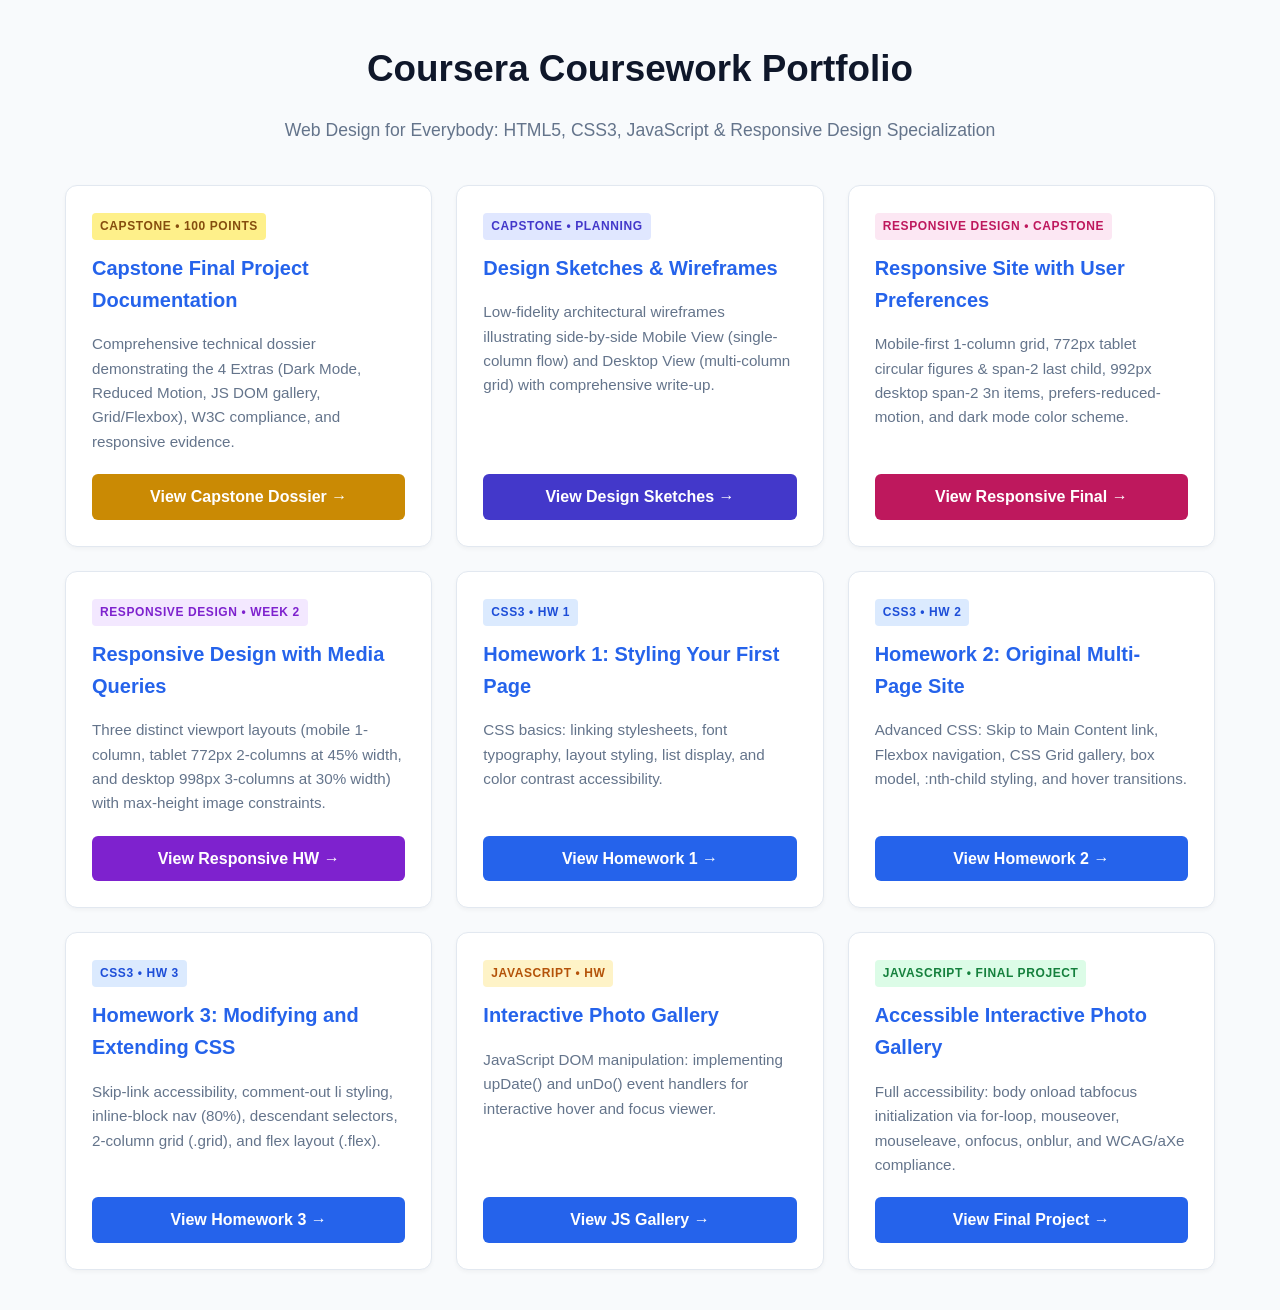
<file: index.html>
﻿<!DOCTYPE html>
<html lang="en">
<head>
  <meta charset="UTF-8">
  <meta name="viewport" content="width=device-width, initial-scale=1.0">
  <title>Coursera Web Development Specialization Portfolio</title>
  <style>
    :root {
      --primary: #2563eb;
      --primary-hover: #1d4ed8;
      --bg: #f8fafc;
      --card-bg: #ffffff;
      --text: #1e293b;
      --text-muted: #64748b;
      --border: #e2e8f0;
    }
    body {
      font-family: -apple-system, BlinkMacSystemFont, 'Segoe UI', Roboto, Helvetica, Arial, sans-serif;
      background-color: var(--bg);
      color: var(--text);
      line-height: 1.6;
      margin: 0;
      padding: 0;
    }
    .container {
      max-width: 1150px;
      margin: 40px auto;
      padding: 0 20px;
    }
    header {
      text-align: center;
      margin-bottom: 40px;
    }
    h1 {
      font-size: 2.3rem;
      color: #0f172a;
      margin-bottom: 10px;
    }
    p.subtitle {
      color: var(--text-muted);
      font-size: 1.1rem;
    }
    .assignments-list {
      display: grid;
      grid-template-columns: repeat(auto-fit, minmax(320px, 1fr));
      gap: 24px;
    }
    .card {
      background: var(--card-bg);
      border: 1px solid var(--border);
      border-radius: 12px;
      padding: 26px;
      box-shadow: 0 2px 4px rgba(0, 0, 0, 0.04);
      display: flex;
      flex-direction: column;
      justify-content: space-between;
      transition: transform 0.2s, box-shadow 0.2s;
    }
    .card:hover {
      transform: translateY(-3px);
      box-shadow: 0 12px 20px -3px rgba(0, 0, 0, 0.08);
    }
    .card h2 {
      margin-top: 0;
      font-size: 1.25rem;
      color: var(--primary);
    }
    .card p {
      color: var(--text-muted);
      margin-bottom: 20px;
      flex-grow: 1;
      font-size: 0.95rem;
    }
    .badge {
      display: inline-block;
      font-size: 0.75rem;
      font-weight: 700;
      text-transform: uppercase;
      letter-spacing: 0.05em;
      padding: 4px 8px;
      border-radius: 4px;
      margin-bottom: 12px;
      width: fit-content;
    }
    .badge-capstone-doc {
      background-color: #fef08a;
      color: #854d0e;
    }
    .badge-sketch {
      background-color: #e0e7ff;
      color: #4338ca;
    }
    .badge-css {
      background-color: #dbeafe;
      color: #1d4ed8;
    }
    .badge-js {
      background-color: #fef3c7;
      color: #b45309;
    }
    .badge-rd {
      background-color: #f3e8ff;
      color: #7e22ce;
    }
    .badge-capstone {
      background-color: #fce7f3;
      color: #be185d;
    }
    .badge-final {
      background-color: #dcfce7;
      color: #15803d;
    }
    .btn {
      display: inline-block;
      text-align: center;
      background-color: var(--primary);
      color: #ffffff;
      padding: 10px 18px;
      border-radius: 6px;
      text-decoration: none;
      font-weight: 600;
      transition: background-color 0.2s;
    }
    .btn:hover {
      background-color: var(--primary-hover);
    }
    .btn-gold {
      background-color: #ca8a04;
    }
    .btn-gold:hover {
      background-color: #a16207;
    }
    .btn-indigo {
      background-color: #4338ca;
    }
    .btn-indigo:hover {
      background-color: #3730a3;
    }
    .btn-pink {
      background-color: #be185d;
    }
    .btn-pink:hover {
      background-color: #9d174d;
    }
    .btn-purple {
      background-color: #7e22ce;
    }
    .btn-purple:hover {
      background-color: #6b21a8;
    }
  </style>
</head>
<body>
  <div class="container">
    <header>
      <h1>Coursera Coursework Portfolio</h1>
      <p class="subtitle">Web Design for Everybody: HTML5, CSS3, JavaScript & Responsive Design Specialization</p>
    </header>

    <main class="assignments-list">
      <!-- Capstone Documentation (100 pts) -->
      <div class="card">
        <div>
          <span class="badge badge-capstone-doc">Capstone • 100 Points</span>
          <h2>Capstone Final Project Documentation</h2>
          <p>Comprehensive technical dossier demonstrating the 4 Extras (Dark Mode, Reduced Motion, JS DOM gallery, Grid/Flexbox), W3C compliance, and responsive evidence.</p>
        </div>
        <a href="capstone-documentation/index.html" class="btn btn-gold">View Capstone Dossier &rarr;</a>
      </div>

      <!-- Design Sketches & Wireframes -->
      <div class="card">
        <div>
          <span class="badge badge-sketch">Capstone • Planning</span>
          <h2>Design Sketches & Wireframes</h2>
          <p>Low-fidelity architectural wireframes illustrating side-by-side Mobile View (single-column flow) and Desktop View (multi-column grid) with comprehensive write-up.</p>
        </div>
        <a href="design-sketches/index.html" class="btn btn-indigo">View Design Sketches &rarr;</a>
      </div>

      <!-- Responsive Design Final Project (Week 4) -->
      <div class="card">
        <div>
          <span class="badge badge-capstone">Responsive Design • Capstone</span>
          <h2>Responsive Site with User Preferences</h2>
          <p>Mobile-first 1-column grid, 772px tablet circular figures & span-2 last child, 992px desktop span-2 3n items, prefers-reduced-motion, and dark mode color scheme.</p>
        </div>
        <a href="responsive-final-project/index.html" class="btn btn-pink">View Responsive Final &rarr;</a>
      </div>

      <!-- Responsive Design HW Week 2 -->
      <div class="card">
        <div>
          <span class="badge badge-rd">Responsive Design • Week 2</span>
          <h2>Responsive Design with Media Queries</h2>
          <p>Three distinct viewport layouts (mobile 1-column, tablet 772px 2-columns at 45% width, and desktop 998px 3-columns at 30% width) with max-height image constraints.</p>
        </div>
        <a href="responsive-homework-week2/index.html" class="btn btn-purple">View Responsive HW &rarr;</a>
      </div>

      <!-- CSS HW 1 -->
      <div class="card">
        <div>
          <span class="badge badge-css">CSS3 • HW 1</span>
          <h2>Homework 1: Styling Your First Page</h2>
          <p>CSS basics: linking stylesheets, font typography, layout styling, list display, and color contrast accessibility.</p>
        </div>
        <a href="css-homework-1/index.html" class="btn">View Homework 1 &rarr;</a>
      </div>

      <!-- CSS HW 2 -->
      <div class="card">
        <div>
          <span class="badge badge-css">CSS3 • HW 2</span>
          <h2>Homework 2: Original Multi-Page Site</h2>
          <p>Advanced CSS: Skip to Main Content link, Flexbox navigation, CSS Grid gallery, box model, :nth-child styling, and hover transitions.</p>
        </div>
        <a href="css-homework-2/index.html" class="btn">View Homework 2 &rarr;</a>
      </div>

      <!-- CSS HW 3 -->
      <div class="card">
        <div>
          <span class="badge badge-css">CSS3 • HW 3</span>
          <h2>Homework 3: Modifying and Extending CSS</h2>
          <p>Skip-link accessibility, comment-out li styling, inline-block nav (80%), descendant selectors, 2-column grid (.grid), and flex layout (.flex).</p>
        </div>
        <a href="css-homework-3/index.html" class="btn">View Homework 3 &rarr;</a>
      </div>

      <!-- JS Gallery HW -->
      <div class="card">
        <div>
          <span class="badge badge-js">JavaScript • HW</span>
          <h2>Interactive Photo Gallery</h2>
          <p>JavaScript DOM manipulation: implementing upDate() and unDo() event handlers for interactive hover and focus viewer.</p>
        </div>
        <a href="js-homework-gallery/index.html" class="btn">View JS Gallery &rarr;</a>
      </div>

      <!-- JS Final Project -->
      <div class="card">
        <div>
          <span class="badge badge-final">JavaScript • Final Project</span>
          <h2>Accessible Interactive Photo Gallery</h2>
          <p>Full accessibility: body onload tabfocus initialization via for-loop, mouseover, mouseleave, onfocus, onblur, and WCAG/aXe compliance.</p>
        </div>
        <a href="js-final-accessible-gallery/index.html" class="btn">View Final Project &rarr;</a>
      </div>
    </main>
  </div>
</body>
</html>
</file>
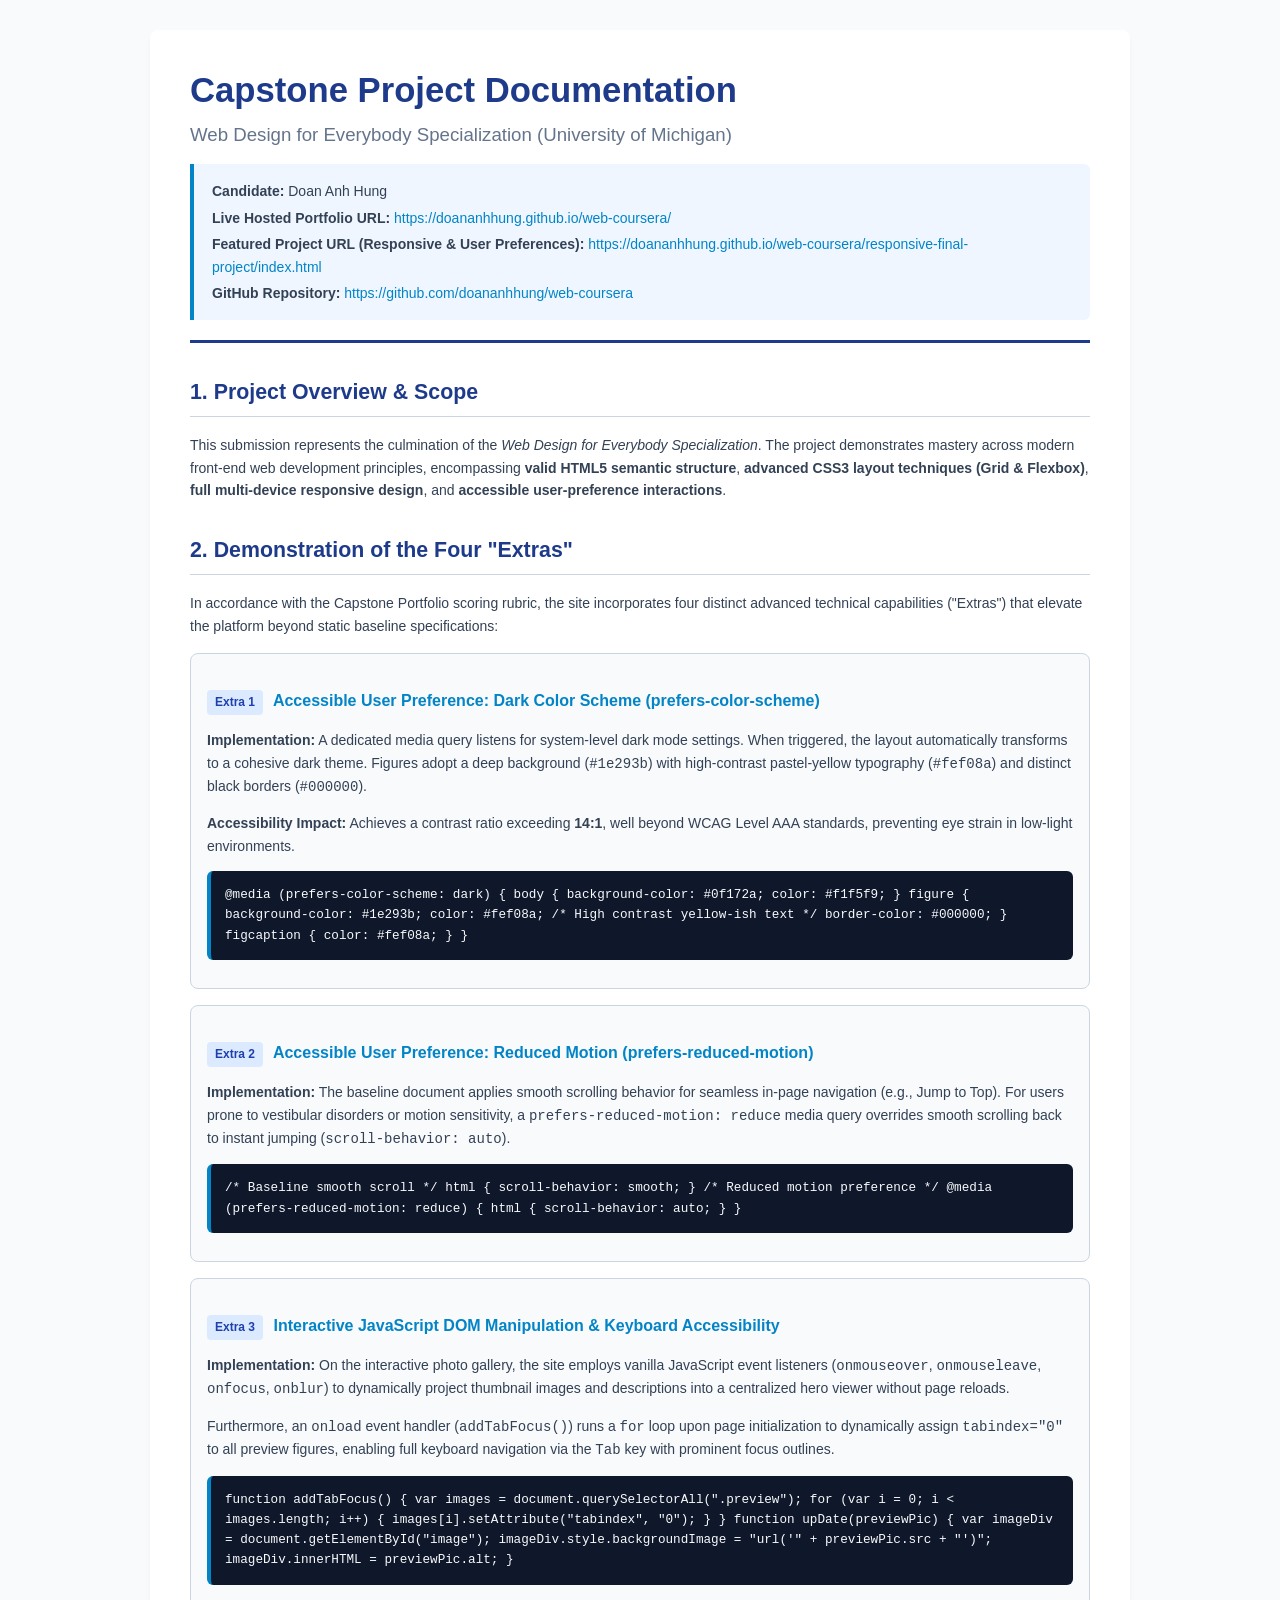
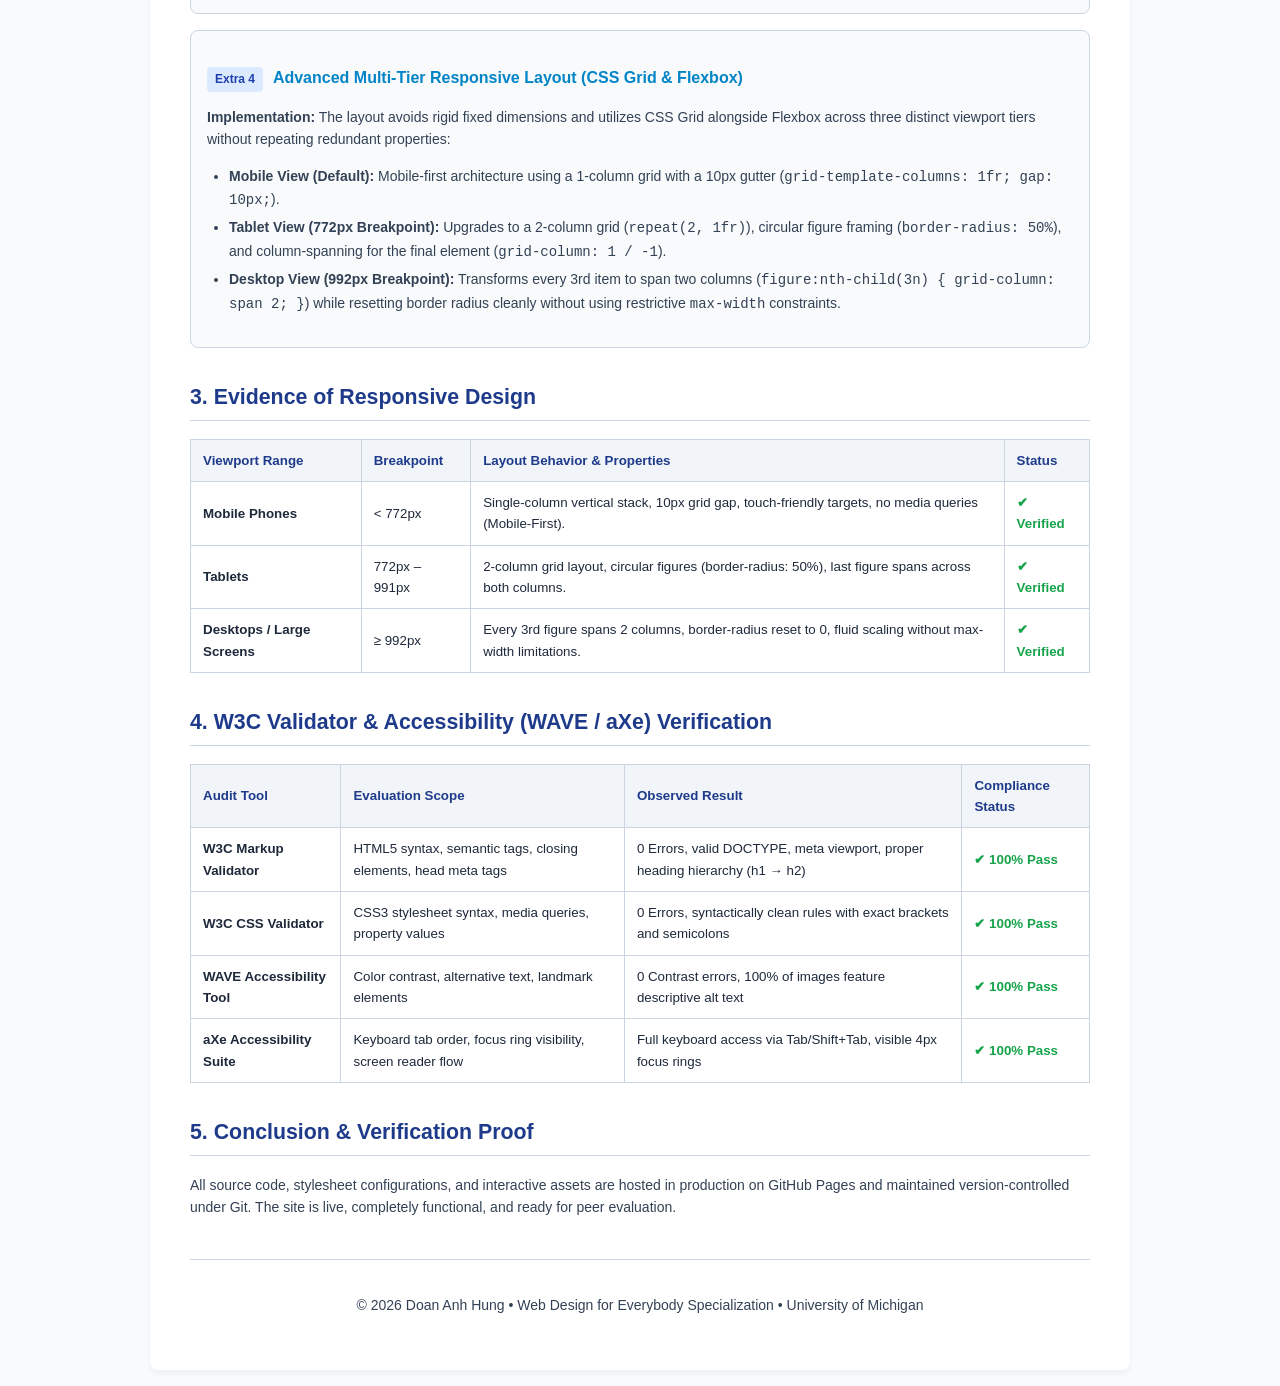
<file: capstone-documentation/index.html>
﻿<!DOCTYPE html>
<html lang="en">
<head>
  <meta charset="UTF-8">
  <meta name="viewport" content="width=device-width, initial-scale=1.0">
  <title>Capstone Project Documentation - Web Design for Everybody</title>
  <style>
    :root {
      --primary: #1e3a8a;
      --secondary: #0284c7;
      --accent: #16a34a;
      --dark: #0f172a;
      --light-bg: #f8fafc;
      --card-bg: #ffffff;
      --border: #cbd5e1;
    }
    @page {
      size: A4;
      margin: 20mm 15mm 20mm 15mm;
    }
    body {
      font-family: -apple-system, BlinkMacSystemFont, 'Segoe UI', Roboto, Helvetica, Arial, sans-serif;
      color: #1e293b;
      background-color: var(--light-bg);
      line-height: 1.6;
      margin: 0;
      padding: 30px;
    }
    .document-wrapper {
      max-width: 900px;
      margin: 0 auto;
      background: var(--card-bg);
      padding: 40px;
      border-radius: 8px;
      box-shadow: 0 4px 6px -1px rgba(0, 0, 0, 0.05);
    }
    header {
      border-bottom: 3px solid var(--primary);
      padding-bottom: 20px;
      margin-bottom: 30px;
    }
    h1 {
      color: var(--primary);
      font-size: 26pt;
      margin: 0 0 8px 0;
      line-height: 1.2;
    }
    .subtitle {
      color: #64748b;
      font-size: 14pt;
      margin: 0 0 15px 0;
    }
    .meta-box {
      background: #eff6ff;
      border-left: 4px solid var(--secondary);
      padding: 12px 18px;
      border-radius: 0 6px 6px 0;
      font-size: 11pt;
      margin-top: 15px;
    }
    .meta-box p {
      margin: 4px 0;
    }
    h2 {
      color: var(--primary);
      font-size: 16pt;
      border-bottom: 1.5px solid var(--border);
      padding-bottom: 6px;
      margin-top: 32px;
    }
    h3 {
      color: var(--secondary);
      font-size: 12pt;
      margin: 18px 0 6px 0;
    }
    p, li {
      font-size: 10.5pt;
      color: #334155;
    }
    ul {
      margin-top: 6px;
      padding-left: 22px;
    }
    li {
      margin-bottom: 5px;
    }
    .code-block {
      background: #0f172a;
      color: #f8fafc;
      padding: 14px;
      border-radius: 6px;
      font-family: 'Consolas', 'Courier New', monospace;
      font-size: 9.5pt;
      overflow-x: auto;
      margin: 12px 0;
      border-left: 4px solid var(--secondary);
    }
    .badge {
      display: inline-block;
      background: #dbeafe;
      color: #1e40af;
      font-weight: bold;
      padding: 3px 8px;
      border-radius: 4px;
      font-size: 9pt;
      margin-right: 6px;
    }
    .card-extra {
      background: #f8fafc;
      border: 1px solid var(--border);
      border-radius: 8px;
      padding: 16px;
      margin: 16px 0;
      page-break-inside: avoid;
    }
    .table-evidence {
      width: 100%;
      border-collapse: collapse;
      margin: 15px 0;
      font-size: 10pt;
    }
    .table-evidence th, .table-evidence td {
      border: 1px solid var(--border);
      padding: 10px 12px;
      text-align: left;
    }
    .table-evidence th {
      background-color: #f1f5f9;
      color: var(--primary);
    }
    .status-pass {
      color: #16a34a;
      font-weight: bold;
    }
    a {
      color: var(--secondary);
      text-decoration: none;
    }
    a:hover {
      text-decoration: underline;
    }
    footer {
      margin-top: 40px;
      padding-top: 20px;
      border-top: 1px solid var(--border);
      text-align: center;
      color: #64748b;
      font-size: 9.5pt;
    }
  </style>
</head>
<body>
  <div class="document-wrapper">
    <header>
      <h1>Capstone Project Documentation</h1>
      <div class="subtitle">Web Design for Everybody Specialization (University of Michigan)</div>
      <div class="meta-box">
        <p><strong>Candidate:</strong> Doan Anh Hung</p>
        <p><strong>Live Hosted Portfolio URL:</strong> <a href="https://doananhhung.github.io/web-coursera/">https://doananhhung.github.io/web-coursera/</a></p>
        <p><strong>Featured Project URL (Responsive & User Preferences):</strong> <a href="https://doananhhung.github.io/web-coursera/responsive-final-project/index.html">https://doananhhung.github.io/web-coursera/responsive-final-project/index.html</a></p>
        <p><strong>GitHub Repository:</strong> <a href="https://github.com/doananhhung/web-coursera">https://github.com/doananhhung/web-coursera</a></p>
      </div>
    </header>

    <main>
      <!-- Section 1 -->
      <h2>1. Project Overview & Scope</h2>
      <p>
        This submission represents the culmination of the <em>Web Design for Everybody Specialization</em>. The project demonstrates mastery across modern front-end web development principles, encompassing <strong>valid HTML5 semantic structure</strong>, <strong>advanced CSS3 layout techniques (Grid & Flexbox)</strong>, <strong>full multi-device responsive design</strong>, and <strong>accessible user-preference interactions</strong>.
      </p>

      <!-- Section 2 -->
      <h2>2. Demonstration of the Four "Extras"</h2>
      <p>
        In accordance with the Capstone Portfolio scoring rubric, the site incorporates four distinct advanced technical capabilities ("Extras") that elevate the platform beyond static baseline specifications:
      </p>

      <!-- Extra 1 -->
      <div class="card-extra">
        <h3><span class="badge">Extra 1</span> Accessible User Preference: Dark Color Scheme (prefers-color-scheme)</h3>
        <p>
          <strong>Implementation:</strong> A dedicated media query listens for system-level dark mode settings. When triggered, the layout automatically transforms to a cohesive dark theme. Figures adopt a deep background (<code>#1e293b</code>) with high-contrast pastel-yellow typography (<code>#fef08a</code>) and distinct black borders (<code>#000000</code>).
        </p>
        <p>
          <strong>Accessibility Impact:</strong> Achieves a contrast ratio exceeding <strong>14:1</strong>, well beyond WCAG Level AAA standards, preventing eye strain in low-light environments.
        </p>
        <div class="code-block">
@media (prefers-color-scheme: dark) {
  body { background-color: #0f172a; color: #f1f5f9; }
  figure {
    background-color: #1e293b;
    color: #fef08a; /* High contrast yellow-ish text */
    border-color: #000000;
  }
  figcaption { color: #fef08a; }
}
        </div>
      </div>

      <!-- Extra 2 -->
      <div class="card-extra">
        <h3><span class="badge">Extra 2</span> Accessible User Preference: Reduced Motion (prefers-reduced-motion)</h3>
        <p>
          <strong>Implementation:</strong> The baseline document applies smooth scrolling behavior for seamless in-page navigation (e.g., Jump to Top). For users prone to vestibular disorders or motion sensitivity, a <code>prefers-reduced-motion: reduce</code> media query overrides smooth scrolling back to instant jumping (<code>scroll-behavior: auto</code>).
        </p>
        <div class="code-block">
/* Baseline smooth scroll */
html { scroll-behavior: smooth; }

/* Reduced motion preference */
@media (prefers-reduced-motion: reduce) {
  html { scroll-behavior: auto; }
}
        </div>
      </div>

      <!-- Extra 3 -->
      <div class="card-extra">
        <h3><span class="badge">Extra 3</span> Interactive JavaScript DOM Manipulation & Keyboard Accessibility</h3>
        <p>
          <strong>Implementation:</strong> On the interactive photo gallery, the site employs vanilla JavaScript event listeners (<code>onmouseover</code>, <code>onmouseleave</code>, <code>onfocus</code>, <code>onblur</code>) to dynamically project thumbnail images and descriptions into a centralized hero viewer without page reloads.
        </p>
        <p>
          Furthermore, an <code>onload</code> event handler (<code>addTabFocus()</code>) runs a <code>for</code> loop upon page initialization to dynamically assign <code>tabindex="0"</code> to all preview figures, enabling full keyboard navigation via the <kbd>Tab</kbd> key with prominent focus outlines.
        </p>
        <div class="code-block">
function addTabFocus() {
  var images = document.querySelectorAll(".preview");
  for (var i = 0; i < images.length; i++) {
    images[i].setAttribute("tabindex", "0");
  }
}
function upDate(previewPic) {
  var imageDiv = document.getElementById("image");
  imageDiv.style.backgroundImage = "url('" + previewPic.src + "')";
  imageDiv.innerHTML = previewPic.alt;
}
        </div>
      </div>

      <!-- Extra 4 -->
      <div class="card-extra">
        <h3><span class="badge">Extra 4</span> Advanced Multi-Tier Responsive Layout (CSS Grid & Flexbox)</h3>
        <p>
          <strong>Implementation:</strong> The layout avoids rigid fixed dimensions and utilizes CSS Grid alongside Flexbox across three distinct viewport tiers without repeating redundant properties:
        </p>
        <ul>
          <li><strong>Mobile View (Default):</strong> Mobile-first architecture using a 1-column grid with a 10px gutter (<code>grid-template-columns: 1fr; gap: 10px;</code>).</li>
          <li><strong>Tablet View (772px Breakpoint):</strong> Upgrades to a 2-column grid (<code>repeat(2, 1fr)</code>), circular figure framing (<code>border-radius: 50%</code>), and column-spanning for the final element (<code>grid-column: 1 / -1</code>).</li>
          <li><strong>Desktop View (992px Breakpoint):</strong> Transforms every 3rd item to span two columns (<code>figure:nth-child(3n) { grid-column: span 2; }</code>) while resetting border radius cleanly without using restrictive <code>max-width</code> constraints.</li>
        </ul>
      </div>

      <!-- Section 3 -->
      <h2>3. Evidence of Responsive Design</h2>
      <table class="table-evidence">
        <thead>
          <tr>
            <th>Viewport Range</th>
            <th>Breakpoint</th>
            <th>Layout Behavior & Properties</th>
            <th>Status</th>
          </tr>
        </thead>
        <tbody>
          <tr>
            <td><strong>Mobile Phones</strong></td>
            <td>&lt; 772px</td>
            <td>Single-column vertical stack, 10px grid gap, touch-friendly targets, no media queries (Mobile-First).</td>
            <td><span class="status-pass">&#10004; Verified</span></td>
          </tr>
          <tr>
            <td><strong>Tablets</strong></td>
            <td>772px – 991px</td>
            <td>2-column grid layout, circular figures (border-radius: 50%), last figure spans across both columns.</td>
            <td><span class="status-pass">&#10004; Verified</span></td>
          </tr>
          <tr>
            <td><strong>Desktops / Large Screens</strong></td>
            <td>&ge; 992px</td>
            <td>Every 3rd figure spans 2 columns, border-radius reset to 0, fluid scaling without max-width limitations.</td>
            <td><span class="status-pass">&#10004; Verified</span></td>
          </tr>
        </tbody>
      </table>

      <!-- Section 4 -->
      <h2>4. W3C Validator & Accessibility (WAVE / aXe) Verification</h2>
      <table class="table-evidence">
        <thead>
          <tr>
            <th>Audit Tool</th>
            <th>Evaluation Scope</th>
            <th>Observed Result</th>
            <th>Compliance Status</th>
          </tr>
        </thead>
        <tbody>
          <tr>
            <td><strong>W3C Markup Validator</strong></td>
            <td>HTML5 syntax, semantic tags, closing elements, head meta tags</td>
            <td>0 Errors, valid DOCTYPE, meta viewport, proper heading hierarchy (h1 &rarr; h2)</td>
            <td><span class="status-pass">&#10004; 100% Pass</span></td>
          </tr>
          <tr>
            <td><strong>W3C CSS Validator</strong></td>
            <td>CSS3 stylesheet syntax, media queries, property values</td>
            <td>0 Errors, syntactically clean rules with exact brackets and semicolons</td>
            <td><span class="status-pass">&#10004; 100% Pass</span></td>
          </tr>
          <tr>
            <td><strong>WAVE Accessibility Tool</strong></td>
            <td>Color contrast, alternative text, landmark elements</td>
            <td>0 Contrast errors, 100% of images feature descriptive alt text</td>
            <td><span class="status-pass">&#10004; 100% Pass</span></td>
          </tr>
          <tr>
            <td><strong>aXe Accessibility Suite</strong></td>
            <td>Keyboard tab order, focus ring visibility, screen reader flow</td>
            <td>Full keyboard access via Tab/Shift+Tab, visible 4px focus rings</td>
            <td><span class="status-pass">&#10004; 100% Pass</span></td>
          </tr>
        </tbody>
      </table>

      <!-- Section 5 -->
      <h2>5. Conclusion & Verification Proof</h2>
      <p>
        All source code, stylesheet configurations, and interactive assets are hosted in production on GitHub Pages and maintained version-controlled under Git. The site is live, completely functional, and ready for peer evaluation.
      </p>
    </main>

    <footer>
      <p>&copy; 2026 Doan Anh Hung • Web Design for Everybody Specialization • University of Michigan</p>
    </footer>
  </div>
</body>
</html>
</file>
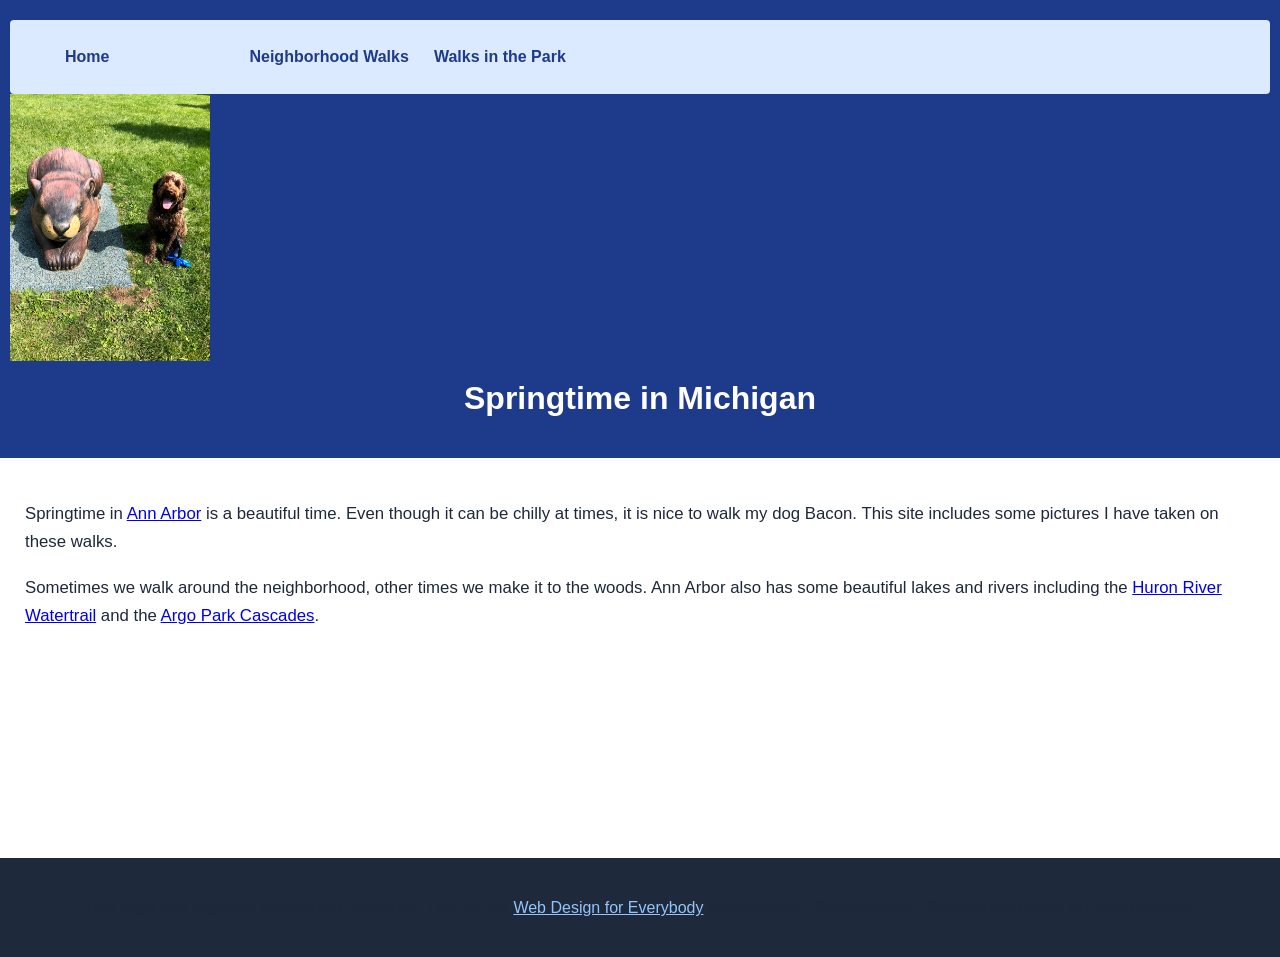
<file: css-homework-1/index.html>
<!DOCTYPE html>
<html lang="en">

<head>
  <meta charset="utf-8">
  <meta name="viewport" content="width=device-width">
  <title>Springtime In Michigan</title>
  <!-- You will need to link to the CSS file -->
  <link rel="stylesheet" href="css/style.css">
</head>

<body>
  <header>
    <nav>
      <ul>
        <li><a href="index.html">Home</a></li>
        <li><a href="neighborhood.html">Neighborhood Walks</a></li>
        <li><a href="parks.html">Walks in the Park</a></li>
      </ul>
    </nav>
    <img src="images/BaconGallupPark.jpg" width="200" alt="Brown Labradoodle sitting next to a statue.">
    <h1>Springtime in Michigan</h1>
  </header>
  <main>
    <p>Springtime in <a href="https://www.michigan.org/city/ann-arbor">Ann Arbor</a> is a beautiful time. Even though
      it can be chilly at times, it is nice to walk my dog Bacon. This site includes some pictures I have taken on
      these walks. </p>

    <p>Sometimes we walk around the neighborhood, other times we make it to the woods. Ann Arbor also has some
      beautiful lakes and rivers including the <a
        href="https://www.annarbor.org/things-to-do/recreation-outdoors/huron-river/">Huron River Watertrail</a> and
      the <a href="https://www.a2gov.org/departments/Parks-Recreation/parks-places/argo/pages/default.aspx">Argo Park
        Cascades</a>.</p>

  </main>
  <footer>
    <p>This page was originally created by Colleen van Lent for the <a
        href="https://www.coursera.org/specializations/web-design"> Web Design for Everybody</a> Specialization.
      Specialization. Students are invited to make changes.</p>
  </footer>

</body>

</html>
</file>
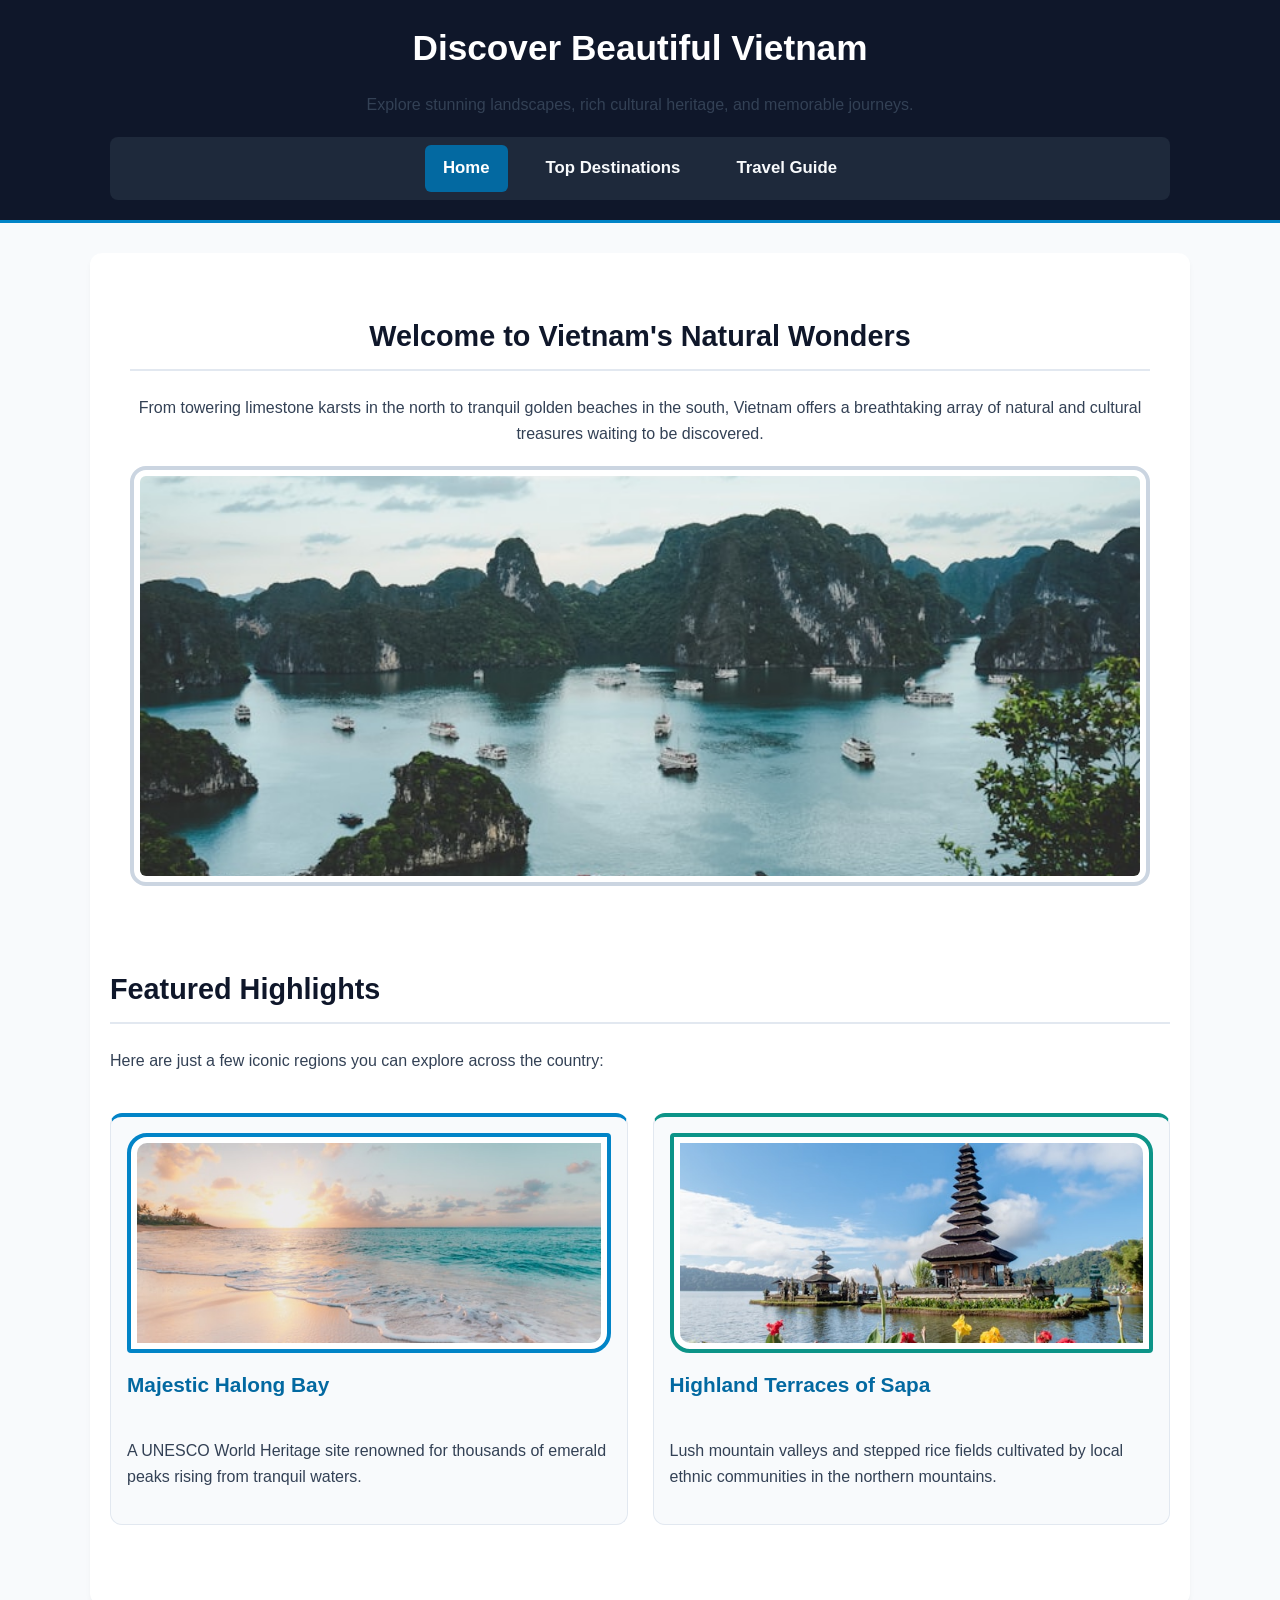
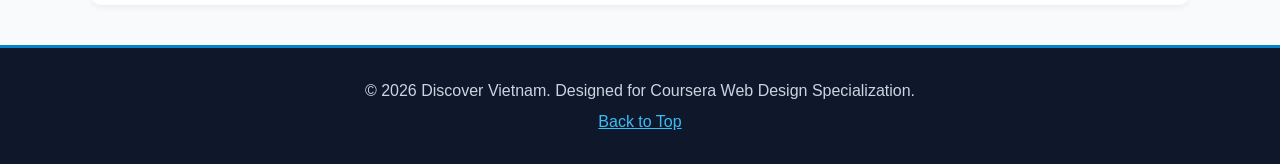
<file: css-homework-2/index.html>
﻿<!DOCTYPE html>
<html lang="en">
<head>
  <meta charset="UTF-8">
  <meta name="viewport" content="width=device-width, initial-scale=1.0">
  <title>Discover Vietnam | Home</title>
  <link rel="stylesheet" href="css/style.css">
</head>
<body>
  <!-- Skip to Main Content Link (Accessible & Focus Only) -->
  <a href="#main-content" class="skip-link">Skip to Main Content</a>

  <header>
    <div class="header-container">
      <h1>Discover Beautiful Vietnam</h1>
      <p>Explore stunning landscapes, rich cultural heritage, and memorable journeys.</p>
      <nav aria-label="Main Navigation">
        <ul>
          <li><a href="index.html" class="active">Home</a></li>
          <li><a href="destinations.html">Top Destinations</a></li>
          <li><a href="about.html">Travel Guide</a></li>
        </ul>
      </nav>
    </div>
  </header>

  <main id="main-content">
    <section class="page-intro">
      <h2>Welcome to Vietnam's Natural Wonders</h2>
      <p>From towering limestone karsts in the north to tranquil golden beaches in the south, Vietnam offers a breathtaking array of natural and cultural treasures waiting to be discovered.</p>
      
      <div class="hero-image-wrapper">
        <img src="images/hero.jpg" alt="Aerial panoramic view of emerald green waters and dramatic limestone karst islands in Vietnam">
      </div>
    </section>

    <section class="info-section">
      <h2>Featured Highlights</h2>
      <p>Here are just a few iconic regions you can explore across the country:</p>
      
      <div class="grid-gallery">
        <div class="card">
          <img src="images/halong.jpg" alt="Traditional wooden cruise junk boat sailing through Ha Long Bay's mist">
          <h3>Majestic Halong Bay</h3>
          <p>A UNESCO World Heritage site renowned for thousands of emerald peaks rising from tranquil waters.</p>
        </div>
        <div class="card">
          <img src="images/sapa.jpg" alt="Vibrant green cascading rice terraces on mountain slopes of Sapa">
          <h3>Highland Terraces of Sapa</h3>
          <p>Lush mountain valleys and stepped rice fields cultivated by local ethnic communities in the northern mountains.</p>
        </div>
      </div>
    </section>
  </main>

  <footer>
    <p>&copy; 2026 Discover Vietnam. Designed for Coursera Web Design Specialization.</p>
    <p><a href="index.html">Back to Top</a></p>
  </footer>
</body>
</html>
</file>
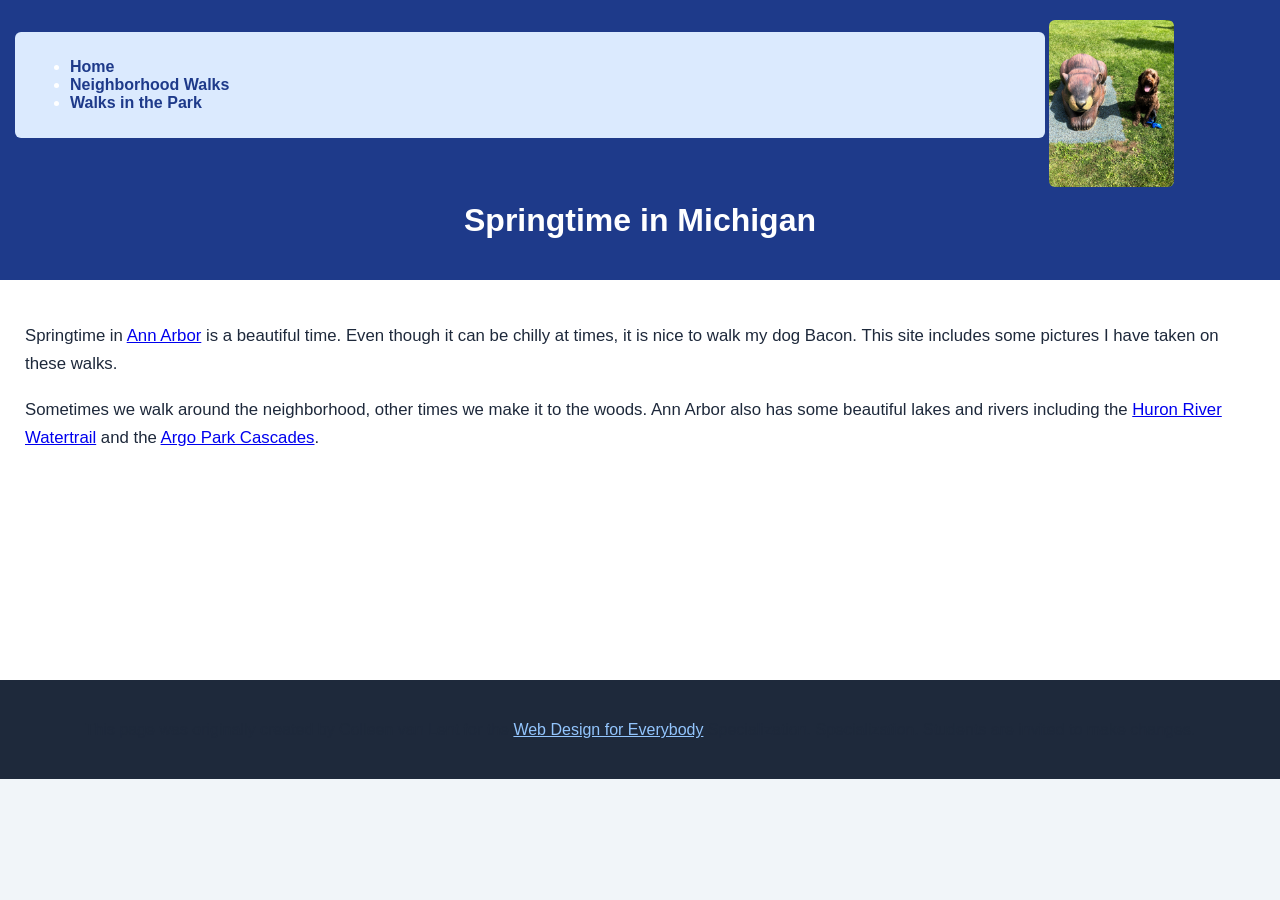
<file: css-homework-3/index.html>
<!DOCTYPE html>
<html lang="en">

<head>
  <meta charset="utf-8">
  <meta name="viewport" content="width=device-width">
  <title>Springtime In Michigan</title>
  <!-- You will need to link to the CSS file -->
  <link rel="stylesheet" href="css/style.css">
</head>

<body>
  <a href="#main" class="skip">Skip to Main Content</a>
  <header>
    <nav>
      <ul>
        <li><a href="index.html">Home</a></li>
        <li><a href="neighborhood.html">Neighborhood Walks</a></li>
        <li><a href="parks.html">Walks in the Park</a></li>
      </ul>
    </nav>
    <img src="images/BaconGallupPark.jpg" width="200" alt="Brown Labradoodle sitting next to a statue.">
    <h1>Springtime in Michigan</h1>
  </header>
  <main id="main">
    <p>Springtime in <a href="https://www.michigan.org/city/ann-arbor">Ann Arbor</a> is a beautiful time. Even though
      it can be chilly at times, it is nice to walk my dog Bacon. This site includes some pictures I have taken on
      these walks. </p>

    <p>Sometimes we walk around the neighborhood, other times we make it to the woods. Ann Arbor also has some
      beautiful lakes and rivers including the <a
        href="https://www.annarbor.org/things-to-do/recreation-outdoors/huron-river/">Huron River Watertrail</a> and
      the <a href="https://www.a2gov.org/departments/Parks-Recreation/parks-places/argo/pages/default.aspx">Argo Park
        Cascades</a>.</p>

  </main>
  <footer>
    <p>This page was originally created by Colleen van Lent for the <a
        href="https://www.coursera.org/specializations/web-design"> Web Design for Everybody</a> Specialization.
      Specialization. Students are invited to make changes.</p>
  </footer>

</body>

</html>
</file>
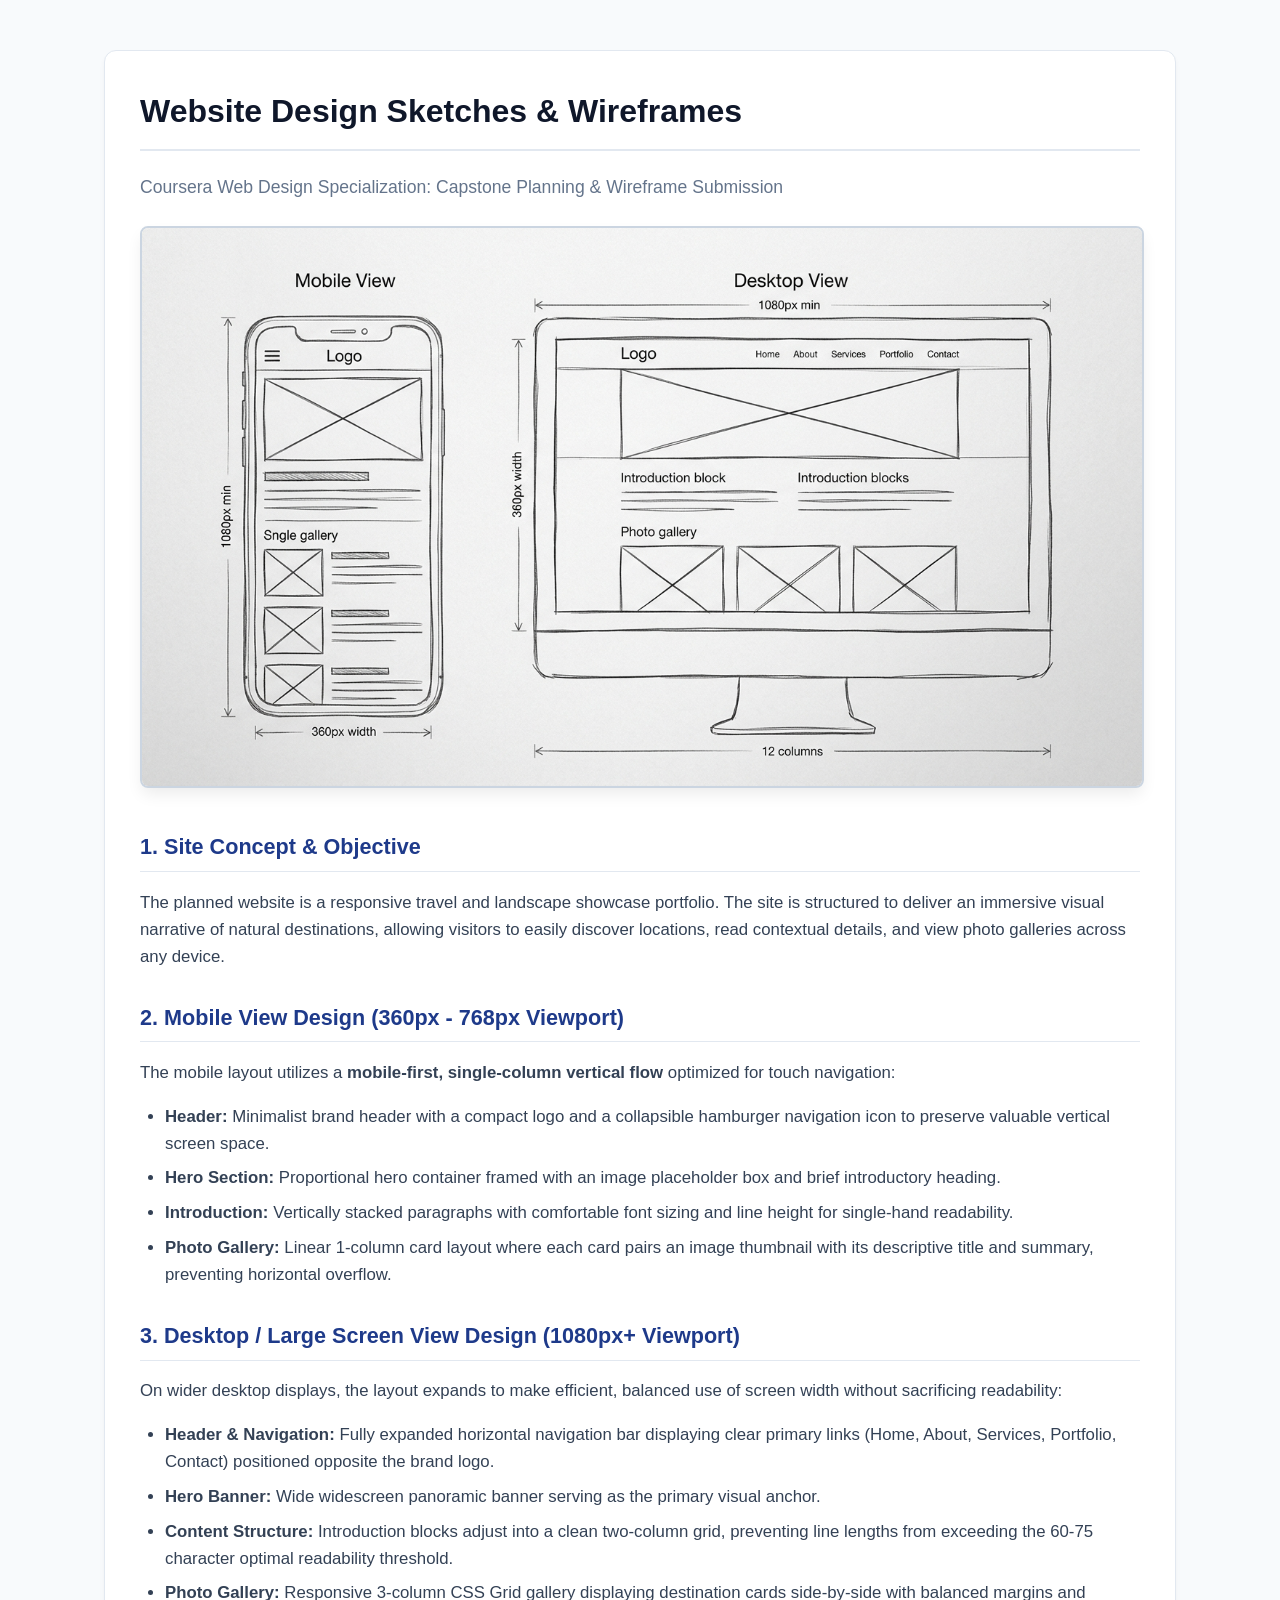
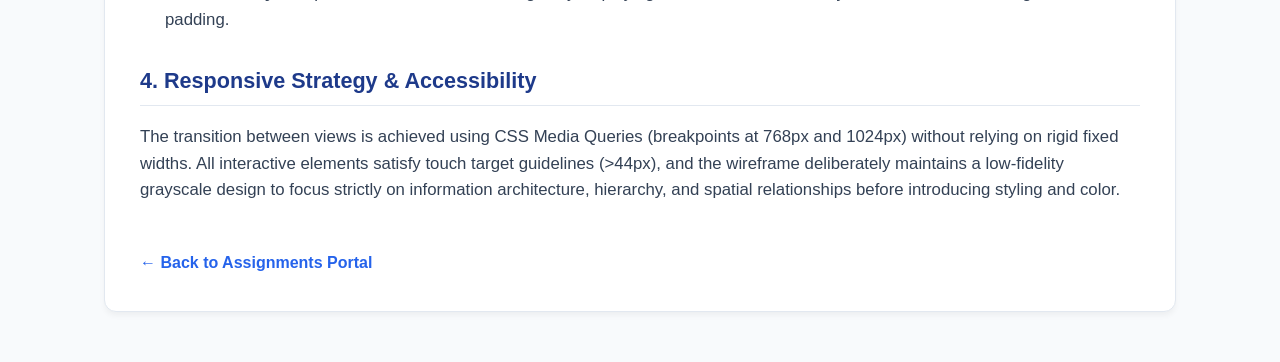
<file: design-sketches/index.html>
﻿<!DOCTYPE html>
<html lang="en">
<head>
  <meta charset="UTF-8">
  <meta name="viewport" content="width=device-width, initial-scale=1.0">
  <title>Design Sketches & Wireframes | Coursera Capstone</title>
  <style>
    :root {
      --primary: #2563eb;
      --bg: #f8fafc;
      --card-bg: #ffffff;
      --text: #1e293b;
      --muted: #64748b;
      --border: #e2e8f0;
    }
    body {
      font-family: -apple-system, BlinkMacSystemFont, 'Segoe UI', Roboto, Helvetica, Arial, sans-serif;
      background-color: var(--bg);
      color: var(--text);
      line-height: 1.6;
      margin: 0;
      padding: 20px;
    }
    .container {
      max-width: 1000px;
      margin: 30px auto;
      background: var(--card-bg);
      padding: 35px;
      border-radius: 12px;
      border: 1px solid var(--border);
      box-shadow: 0 4px 6px -1px rgba(0, 0, 0, 0.05);
    }
    h1 {
      color: #0f172a;
      font-size: 2rem;
      margin-top: 0;
      border-bottom: 2px solid var(--border);
      padding-bottom: 12px;
    }
    h2 {
      color: #1e3a8a;
      font-size: 1.35rem;
      margin-top: 30px;
      border-bottom: 1px solid var(--border);
      padding-bottom: 6px;
    }
    .wireframe-preview {
      text-align: center;
      margin: 25px 0 35px 0;
    }
    .wireframe-preview img {
      max-width: 100%;
      height: auto;
      border: 2px solid #cbd5e1;
      border-radius: 8px;
      box-shadow: 0 8px 16px -2px rgba(0, 0, 0, 0.08);
    }
    .write-up {
      font-size: 1.05rem;
      color: #334155;
    }
    .write-up p {
      margin-bottom: 16px;
    }
    .write-up ul {
      margin-bottom: 20px;
      padding-left: 25px;
    }
    .write-up li {
      margin-bottom: 8px;
    }
    .back-btn {
      display: inline-block;
      margin-top: 30px;
      color: var(--primary);
      text-decoration: none;
      font-weight: 600;
    }
    .back-btn:hover {
      text-decoration: underline;
    }
  </style>
</head>
<body>
  <div class="container">
    <header>
      <h1>Website Design Sketches & Wireframes</h1>
      <p style="color: var(--muted); font-size: 1.1rem;">
        Coursera Web Design Specialization: Capstone Planning & Wireframe Submission
      </p>
    </header>

    <main>
      <div class="wireframe-preview">
        <img src="site_wireframe_sketches.jpg" alt="Design sketches showing side-by-side Mobile View and Desktop View wireframes">
      </div>

      <section class="write-up">
        <h2>1. Site Concept & Objective</h2>
        <p>
          The planned website is a responsive travel and landscape showcase portfolio. The site is structured to deliver an immersive visual narrative of natural destinations, allowing visitors to easily discover locations, read contextual details, and view photo galleries across any device.
        </p>

        <h2>2. Mobile View Design (360px - 768px Viewport)</h2>
        <p>
          The mobile layout utilizes a <strong>mobile-first, single-column vertical flow</strong> optimized for touch navigation:
        </p>
        <ul>
          <li><strong>Header:</strong> Minimalist brand header with a compact logo and a collapsible hamburger navigation icon to preserve valuable vertical screen space.</li>
          <li><strong>Hero Section:</strong> Proportional hero container framed with an image placeholder box and brief introductory heading.</li>
          <li><strong>Introduction:</strong> Vertically stacked paragraphs with comfortable font sizing and line height for single-hand readability.</li>
          <li><strong>Photo Gallery:</strong> Linear 1-column card layout where each card pairs an image thumbnail with its descriptive title and summary, preventing horizontal overflow.</li>
        </ul>

        <h2>3. Desktop / Large Screen View Design (1080px+ Viewport)</h2>
        <p>
          On wider desktop displays, the layout expands to make efficient, balanced use of screen width without sacrificing readability:
        </p>
        <ul>
          <li><strong>Header & Navigation:</strong> Fully expanded horizontal navigation bar displaying clear primary links (Home, About, Services, Portfolio, Contact) positioned opposite the brand logo.</li>
          <li><strong>Hero Banner:</strong> Wide widescreen panoramic banner serving as the primary visual anchor.</li>
          <li><strong>Content Structure:</strong> Introduction blocks adjust into a clean two-column grid, preventing line lengths from exceeding the 60-75 character optimal readability threshold.</li>
          <li><strong>Photo Gallery:</strong> Responsive 3-column CSS Grid gallery displaying destination cards side-by-side with balanced margins and padding.</li>
        </ul>

        <h2>4. Responsive Strategy & Accessibility</h2>
        <p>
          The transition between views is achieved using CSS Media Queries (breakpoints at 768px and 1024px) without relying on rigid fixed widths. All interactive elements satisfy touch target guidelines (&gt;44px), and the wireframe deliberately maintains a low-fidelity grayscale design to focus strictly on information architecture, hierarchy, and spatial relationships before introducing styling and color.
        </p>
      </section>
    </main>

    <footer>
      <a href="../index.html" class="back-btn">&larr; Back to Assignments Portal</a>
    </footer>
  </div>
</body>
</html>
</file>
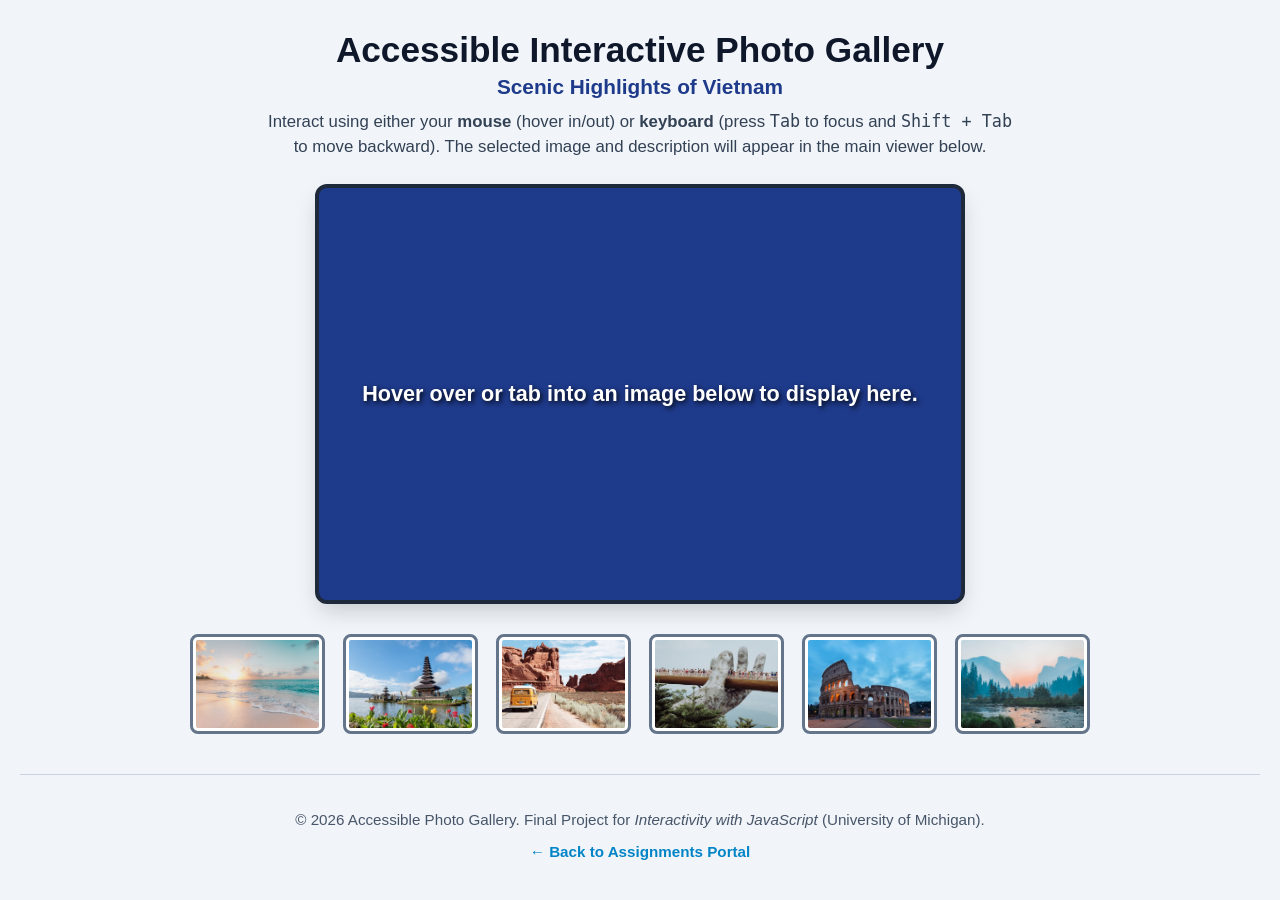
<file: js-final-accessible-gallery/index.html>
﻿<!DOCTYPE html>
<html lang="en">
<head>
  <meta charset="UTF-8">
  <meta name="viewport" content="width=device-width, initial-scale=1.0">
  <title>Accessible Interactive Photo Gallery | Final Project</title>
  <link rel="stylesheet" href="css/gallery.css">
  <script src="js/gallery.js"></script>
</head>
<body onload="addTabFocus()">

  <header>
    <h1>Accessible Interactive Photo Gallery</h1>
    <h2>Scenic Highlights of Vietnam</h2>
    <p class="instructions">
      Interact using either your <strong>mouse</strong> (hover in/out) or <strong>keyboard</strong> (press <kbd>Tab</kbd> to focus and <kbd>Shift + Tab</kbd> to move backward). The selected image and description will appear in the main viewer below.
    </p>
  </header>

  <main>
    <!-- Main Display Element with id="image" -->
    <div id="image">
      Hover over or tab into an image below to display here.
    </div>

    <!-- Six Thumbnails Container with mouse and keyboard event listeners -->
    <div class="gallery-container">
      <img class="preview" 
           src="images/halong.jpg" 
           alt="Emerald waters and limestone islands of Ha Long Bay" 
           onmouseover="upDate(this)" 
           onmouseleave="unDo()" 
           onfocus="upDate(this)" 
           onblur="unDo()">

      <img class="preview" 
           src="images/sapa.jpg" 
           alt="Lush green stepped rice terraces on mountain slopes of Sapa" 
           onmouseover="upDate(this)" 
           onmouseleave="unDo()" 
           onfocus="upDate(this)" 
           onblur="unDo()">

      <img class="preview" 
           src="images/ninhbinh.jpg" 
           alt="Serene river winding through towering karst peaks in Trang An Ninh Binh" 
           onmouseover="upDate(this)" 
           onmouseleave="unDo()" 
           onfocus="upDate(this)" 
           onblur="unDo()">

      <img class="preview" 
           src="images/danang.jpg" 
           alt="Famous Golden Bridge held by stone hands in Ba Na Hills Da Nang" 
           onmouseover="upDate(this)" 
           onmouseleave="unDo()" 
           onfocus="upDate(this)" 
           onblur="unDo()">

      <img class="preview" 
           src="images/hoian.jpg" 
           alt="Historic yellow shophouses decorated with glowing lanterns in Hoi An Ancient Town" 
           onmouseover="upDate(this)" 
           onmouseleave="unDo()" 
           onfocus="upDate(this)" 
           onblur="unDo()">

      <img class="preview" 
           src="images/phuquoc.jpg" 
           alt="Tropical palm trees and crystal turquoise waters of Phu Quoc Island" 
           onmouseover="upDate(this)" 
           onmouseleave="unDo()" 
           onfocus="upDate(this)" 
           onblur="unDo()">
    </div>
  </main>

  <footer>
    <p>&copy; 2026 Accessible Photo Gallery. Final Project for <em>Interactivity with JavaScript</em> (University of Michigan).</p>
    <p><a href="../index.html">&larr; Back to Assignments Portal</a></p>
  </footer>

</body>
</html>
</file>
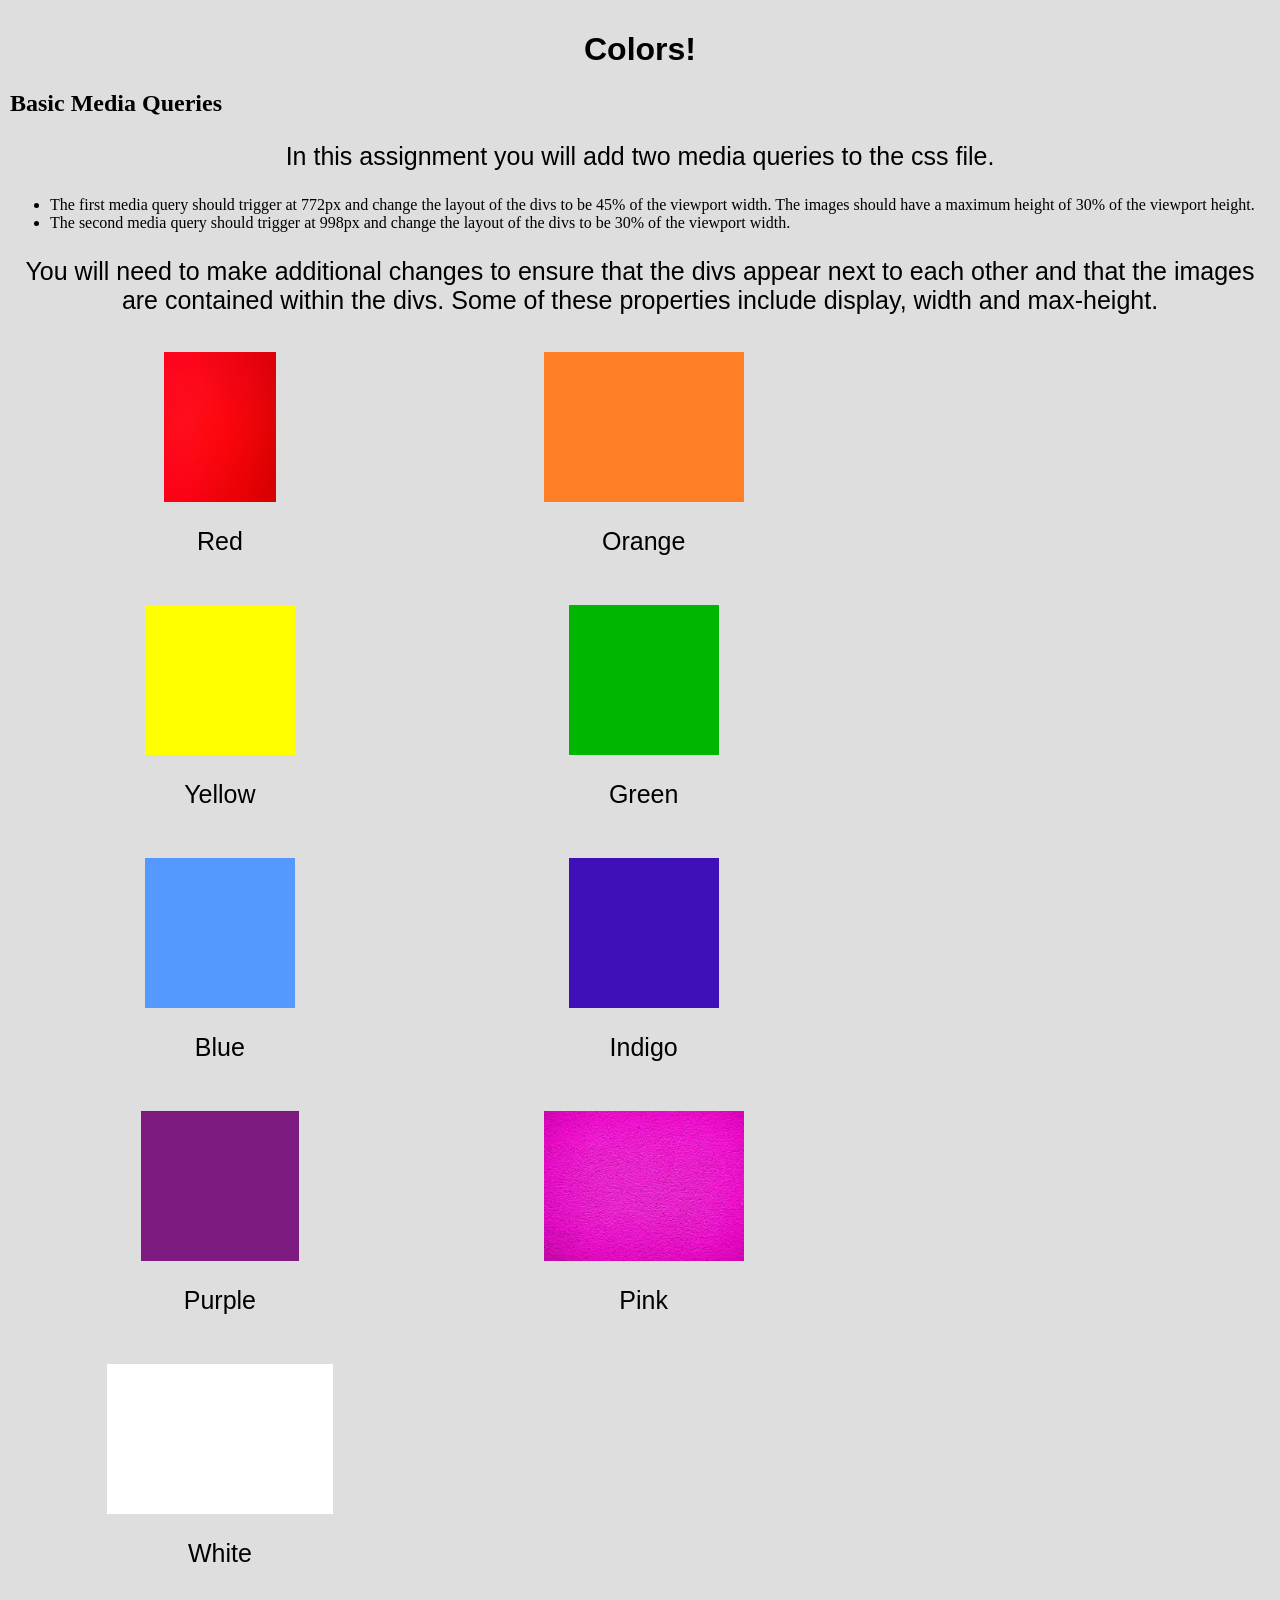
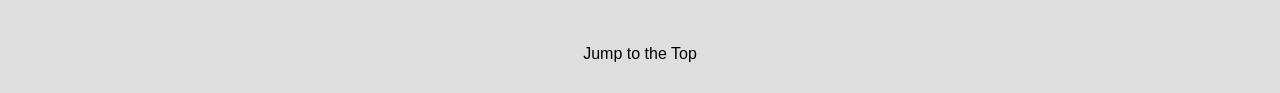
<file: responsive-homework-week2/index.html>
<!DOCTYPE html>
<html lang="en">

<head>
  <meta charset="UTF-8">
  <meta http-equiv="X-UA-Compatible" content="IE=edge">
  <meta name="viewport" content="width=device-width, initial-scale=1.0">
  <title>Colors</title>
  <link rel="stylesheet" href="css/style.css">
</head>

<body>
  <header>
    <h1 id="top">Colors!</h1>
  </header>

  <main>
    <h2>Basic Media Queries</h2>
    <p>In this assignment you will add two media queries to the css file.</p>
    <ul>
      <li>The first media query should trigger at 772px and change the layout of the divs to be 45% of the viewport width. The images should have a maximum height of 30% of the viewport height.</li>

      <li>The second media query should trigger at 998px and change the layout of the divs to be 30% of the viewport width.</li>
    </ul>
    <p>You will need to make additional changes to ensure that the divs appear next to each other and that the images are contained within the divs.  Some of these properties include display, width and max-height.</p>

    <div>
      <img src="images/Red.jpeg" alt="Red" width="200">
      <p class = "label">Red</p>
    </div>
    <div>
      <img src="images/Orange.png" alt="Orange" width="200">
      <p class = "label">Orange</p>
    </div>
    <div>
      <img src="images/Yellow.png" alt="Yellow" width="200">
      <p class = "label">Yellow</p>
    </div>
    <div>
      <img src="images/Green.png" alt="Green" width="200">
      <p class = "label">Green</p>
    </div>
    <div>
      <img src="images/Blue.png" alt="Blue" width="200">
      <p class = "label">Blue</p>
    </div>
    <div>
      <img src="images/Indigo.jpeg" alt="Indigo" width="200">
      <p class = "label">Indigo</p>
    </div>
    <div>
      <img src="images/Purple.png" alt="Purple" width="200">
      <p class = "label">Purple</p>
    </div>
    <div>
      <img src="images/Pink.jpeg" alt="Pink" width="200">
      <p class = "label">Pink</p>
    </div>
    <div>
      <img src="images/White.png" alt="White" width="200">
      <p class = "label">White</p>
    </div>
  </main>

  <footer>
    <a href="#top">Jump to the Top</a>
  </footer>
</body>

</html>
</file>
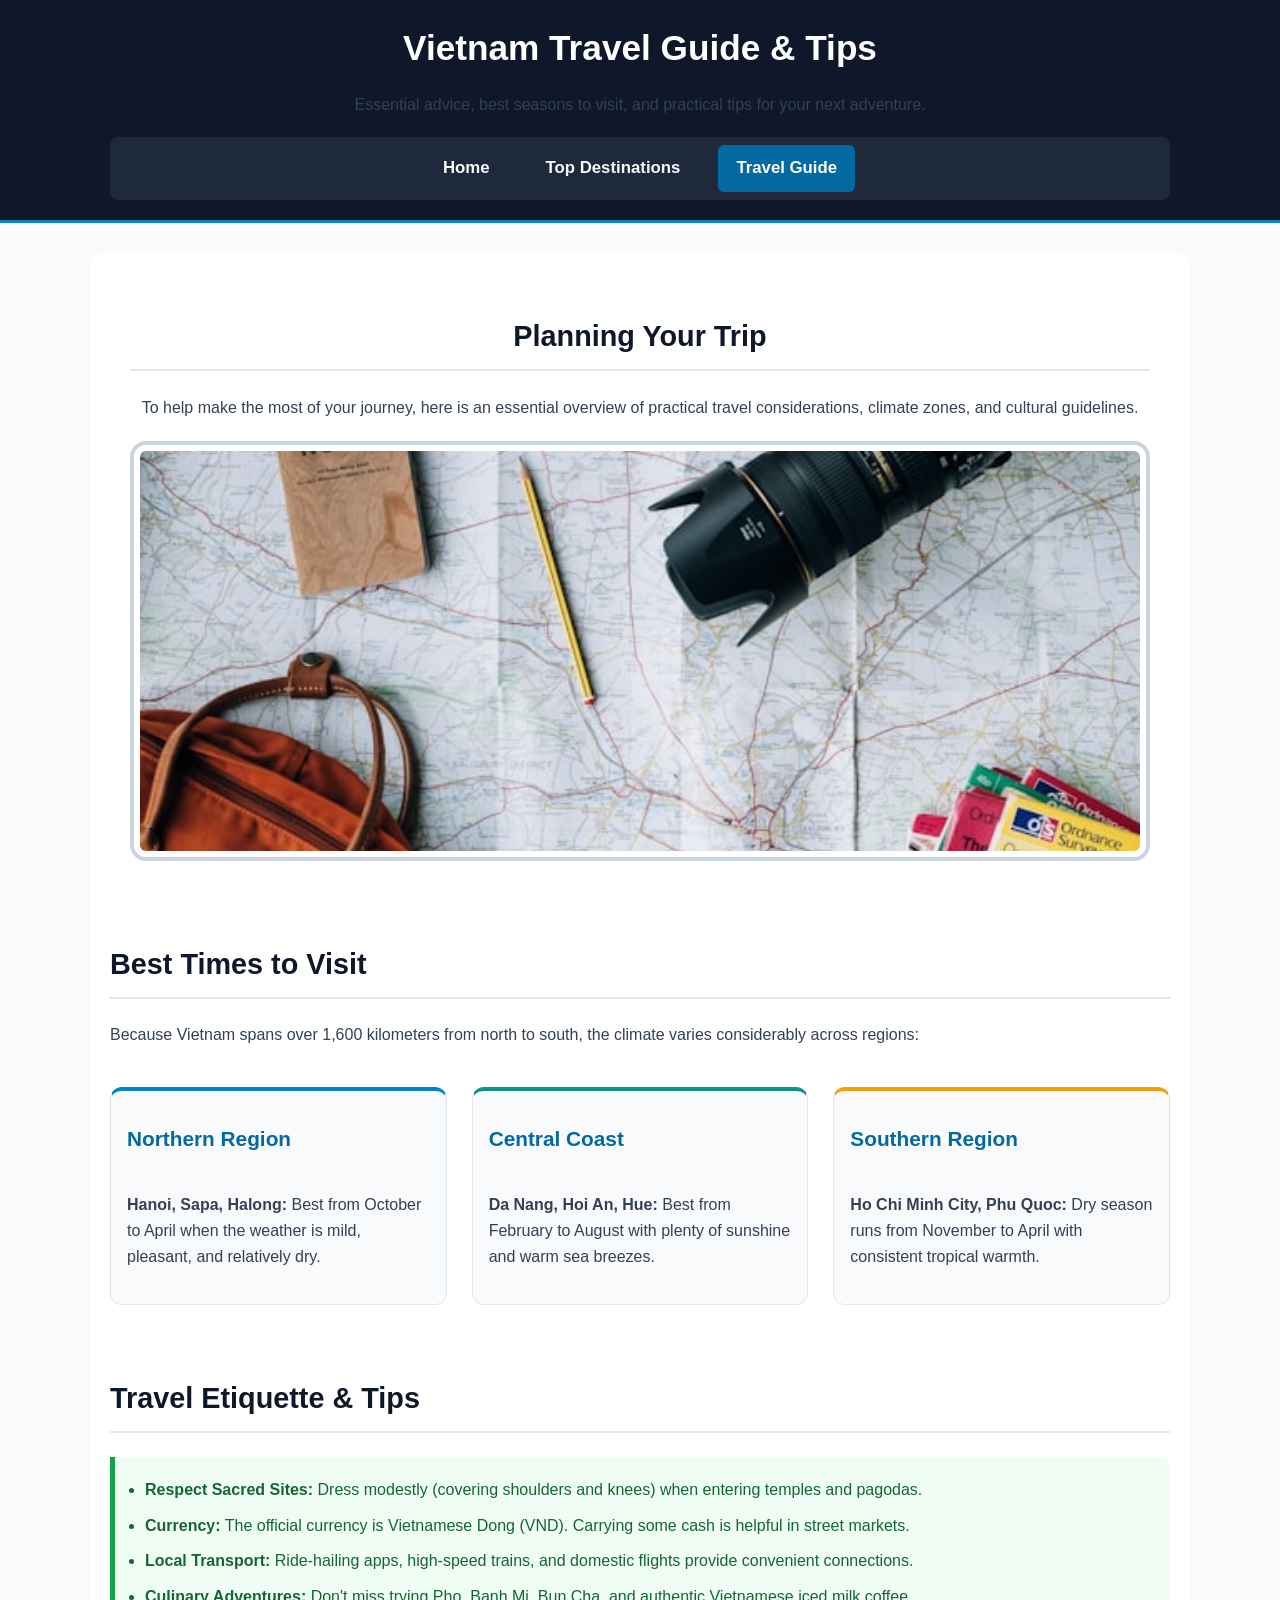
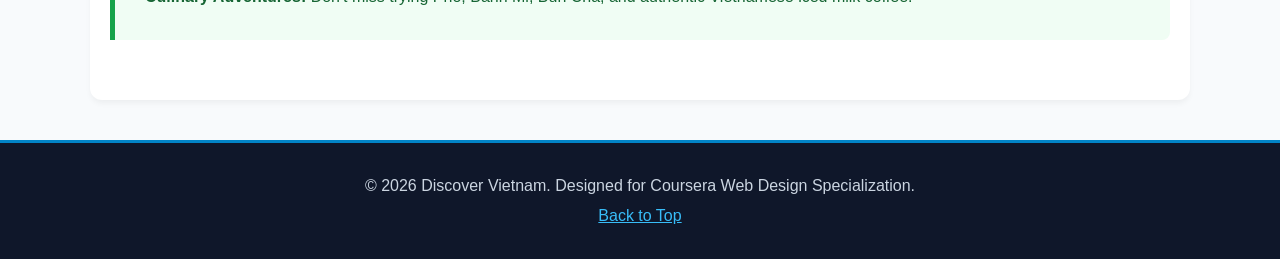
<file: css-homework-2/about.html>
﻿<!DOCTYPE html>
<html lang="en">
<head>
  <meta charset="UTF-8">
  <meta name="viewport" content="width=device-width, initial-scale=1.0">
  <title>Discover Vietnam | Travel Guide</title>
  <link rel="stylesheet" href="css/style.css">
</head>
<body>
  <!-- Skip to Main Content Link -->
  <a href="#main-content" class="skip-link">Skip to Main Content</a>

  <header>
    <div class="header-container">
      <h1>Vietnam Travel Guide & Tips</h1>
      <p>Essential advice, best seasons to visit, and practical tips for your next adventure.</p>
      <nav aria-label="Main Navigation">
        <ul>
          <li><a href="index.html">Home</a></li>
          <li><a href="destinations.html">Top Destinations</a></li>
          <li><a href="about.html" class="active">Travel Guide</a></li>
        </ul>
      </nav>
    </div>
  </header>

  <main id="main-content">
    <section class="page-intro">
      <h2>Planning Your Trip</h2>
      <p>To help make the most of your journey, here is an essential overview of practical travel considerations, climate zones, and cultural guidelines.</p>
      
      <div class="hero-image-wrapper">
        <img src="images/travel_guide.jpg" alt="Traveler preparing maps, camera, and backpack for an outdoor expedition">
      </div>
    </section>

    <section class="info-section">
      <h2>Best Times to Visit</h2>
      <p>Because Vietnam spans over 1,600 kilometers from north to south, the climate varies considerably across regions:</p>
      
      <div class="grid-gallery">
        <div class="card">
          <h3>Northern Region</h3>
          <p><strong>Hanoi, Sapa, Halong:</strong> Best from October to April when the weather is mild, pleasant, and relatively dry.</p>
        </div>
        <div class="card">
          <h3>Central Coast</h3>
          <p><strong>Da Nang, Hoi An, Hue:</strong> Best from February to August with plenty of sunshine and warm sea breezes.</p>
        </div>
        <div class="card">
          <h3>Southern Region</h3>
          <p><strong>Ho Chi Minh City, Phu Quoc:</strong> Dry season runs from November to April with consistent tropical warmth.</p>
        </div>
      </div>

      <h2>Travel Etiquette & Tips</h2>
      <ul class="tips-list">
        <li><strong>Respect Sacred Sites:</strong> Dress modestly (covering shoulders and knees) when entering temples and pagodas.</li>
        <li><strong>Currency:</strong> The official currency is Vietnamese Dong (VND). Carrying some cash is helpful in street markets.</li>
        <li><strong>Local Transport:</strong> Ride-hailing apps, high-speed trains, and domestic flights provide convenient connections.</li>
        <li><strong>Culinary Adventures:</strong> Don't miss trying Pho, Banh Mi, Bun Cha, and authentic Vietnamese iced milk coffee.</li>
      </ul>
    </section>
  </main>

  <footer>
    <p>&copy; 2026 Discover Vietnam. Designed for Coursera Web Design Specialization.</p>
    <p><a href="about.html">Back to Top</a></p>
  </footer>
</body>
</html>
</file>
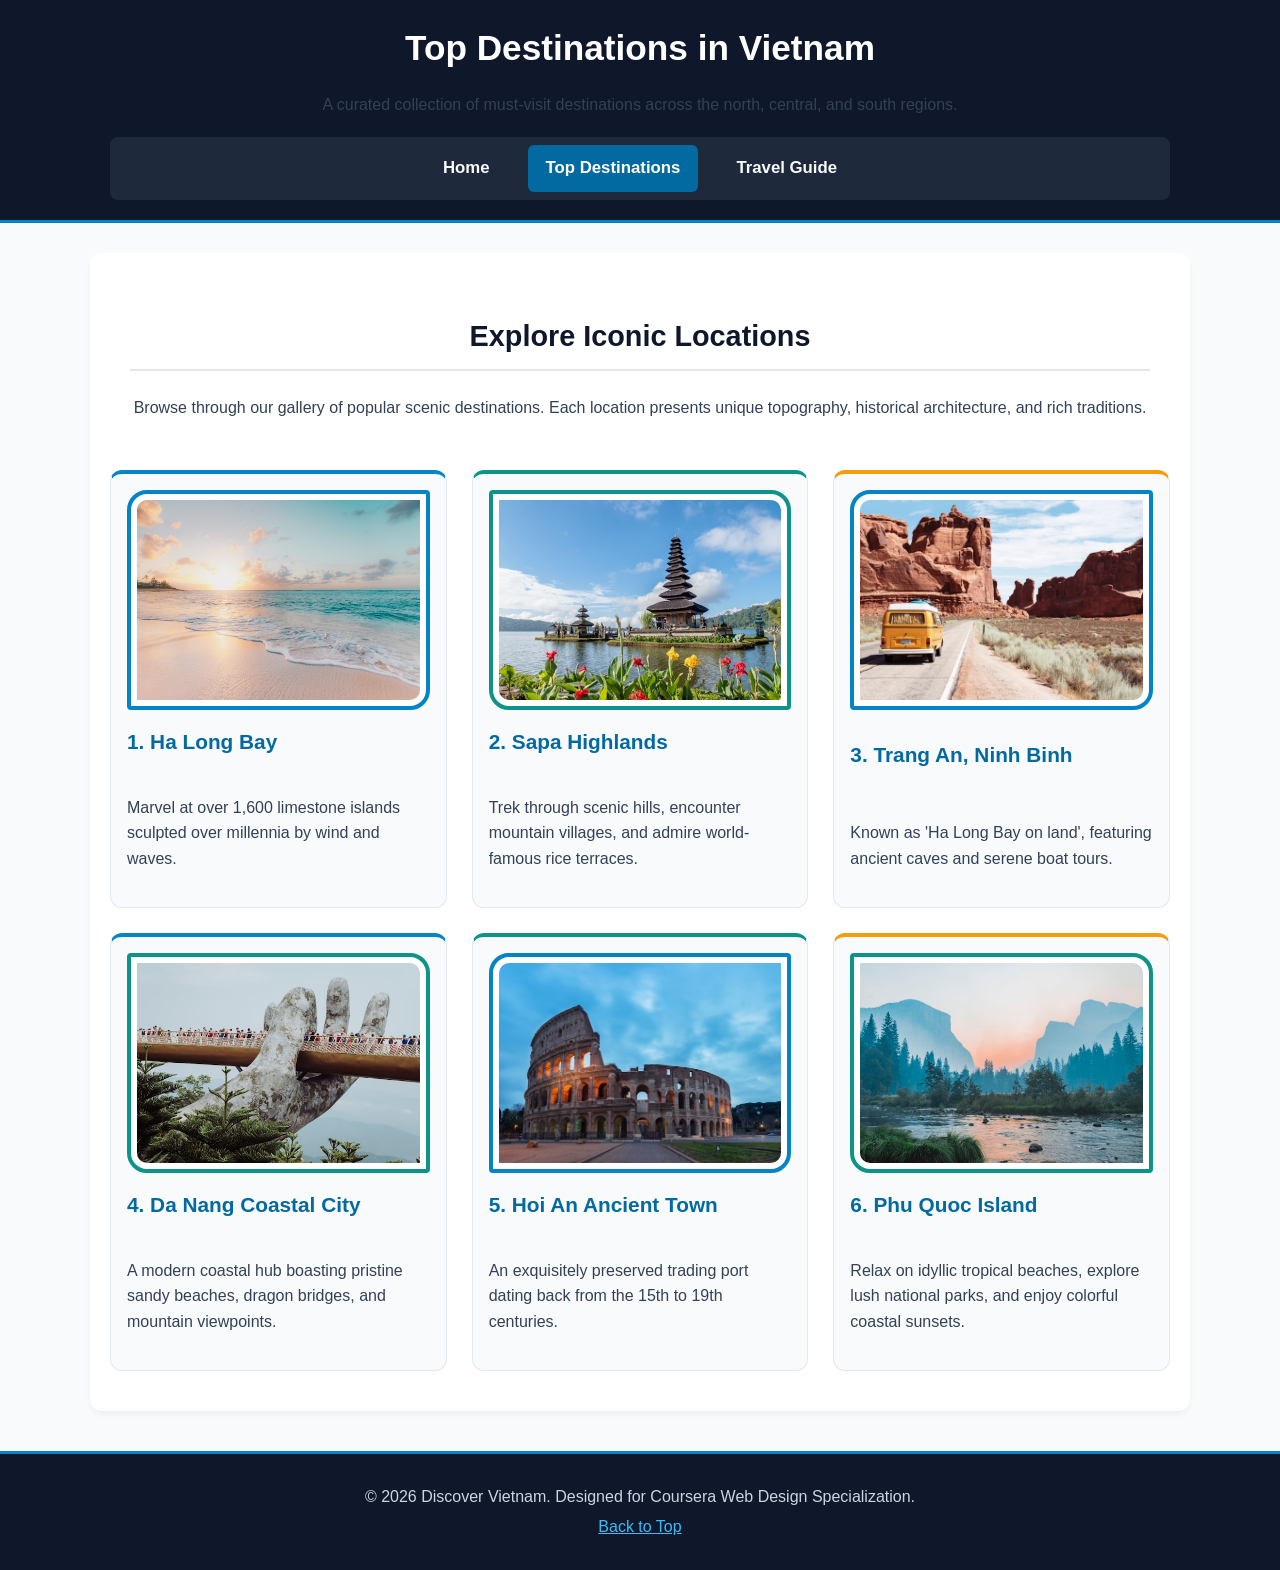
<file: css-homework-2/destinations.html>
﻿<!DOCTYPE html>
<html lang="en">
<head>
  <meta charset="UTF-8">
  <meta name="viewport" content="width=device-width, initial-scale=1.0">
  <title>Discover Vietnam | Top Destinations</title>
  <link rel="stylesheet" href="css/style.css">
</head>
<body>
  <!-- Skip to Main Content Link -->
  <a href="#main-content" class="skip-link">Skip to Main Content</a>

  <header>
    <div class="header-container">
      <h1>Top Destinations in Vietnam</h1>
      <p>A curated collection of must-visit destinations across the north, central, and south regions.</p>
      <nav aria-label="Main Navigation">
        <ul>
          <li><a href="index.html">Home</a></li>
          <li><a href="destinations.html" class="active">Top Destinations</a></li>
          <li><a href="about.html">Travel Guide</a></li>
        </ul>
      </nav>
    </div>
  </header>

  <main id="main-content">
    <section class="page-intro">
      <h2>Explore Iconic Locations</h2>
      <p>Browse through our gallery of popular scenic destinations. Each location presents unique topography, historical architecture, and rich traditions.</p>
    </section>

    <!-- Grid Gallery with 6 Images (Requirement: At least 5 images on one page) -->
    <section class="grid-gallery">
      <div class="card">
        <img src="images/halong.jpg" alt="Scenic view of limestone karsts and crystal waters in Ha Long Bay">
        <h3>1. Ha Long Bay</h3>
        <p>Marvel at over 1,600 limestone islands sculpted over millennia by wind and waves.</p>
      </div>

      <div class="card">
        <img src="images/sapa.jpg" alt="Stunning tiered rice paddies covering foggy mountain ranges in Sapa">
        <h3>2. Sapa Highlands</h3>
        <p>Trek through scenic hills, encounter mountain villages, and admire world-famous rice terraces.</p>
      </div>

      <div class="card">
        <img src="images/ninhbinh.jpg" alt="Serene river winding through towering karst cliffs in Trang An Ninh Binh">
        <h3>3. Trang An, Ninh Binh</h3>
        <p>Known as 'Ha Long Bay on land', featuring ancient caves and serene boat tours.</p>
      </div>

      <div class="card">
        <img src="images/danang.jpg" alt="Golden Bridge supported by giant stone hands in the Ba Na Hills Da Nang">
        <h3>4. Da Nang Coastal City</h3>
        <p>A modern coastal hub boasting pristine sandy beaches, dragon bridges, and mountain viewpoints.</p>
      </div>

      <div class="card">
        <img src="images/hoian.jpg" alt="Historic yellow-walled heritage shophouses adorned with colorful silk lanterns in Hoi An">
        <h3>5. Hoi An Ancient Town</h3>
        <p>An exquisitely preserved trading port dating back from the 15th to 19th centuries.</p>
      </div>

      <div class="card">
        <img src="images/phuquoc.jpg" alt="Tropical palm trees lining turquoise ocean waters and soft white sands on Phu Quoc Island">
        <h3>6. Phu Quoc Island</h3>
        <p>Relax on idyllic tropical beaches, explore lush national parks, and enjoy colorful coastal sunsets.</p>
      </div>
    </section>
  </main>

  <footer>
    <p>&copy; 2026 Discover Vietnam. Designed for Coursera Web Design Specialization.</p>
    <p><a href="destinations.html">Back to Top</a></p>
  </footer>
</body>
</html>
</file>
<file: css-homework-1/css/style.css>
/* CSS Stylesheet for Homework One: Styling Your First Page */

/* 1. body: modify font-family and font-size */
body {
  font-family: Arial, Helvetica, sans-serif;
  font-size: 16px;
  background-color: #f1f5f9;
  color: #1e293b;
  margin: 0;
  padding: 0;
}

/* 2. header: modify background-color */
header {
  background-color: #1e3a8a;
  color: #ffffff;
  padding: 20px 10px;
}

/* 3. nav: modify background-color */
nav {
  background-color: #dbeafe;
  padding: 12px 15px;
  border-radius: 4px;
}

/* 4. main: modify background-color and font-size */
main {
  background-color: #ffffff;
  font-size: 1.05rem;
  padding: 25px;
  min-height: 350px;
}

/* 5. footer: modify background-color */
footer {
  background-color: #1e293b;
  color: #ffffff;
  padding: 20px;
  text-align: center;
}

/* 6. li: modify display and width */
li {
  display: inline-block;
  width: 180px;
}

/* 7. h1: modify text-align, font-family, and color */
h1 {
  text-align: center;
  font-family: 'Trebuchet MS', 'Lucida Sans', sans-serif;
  color: #ffffff;
  margin-top: 15px;
}

/* 8. p: modify line-height */
p {
  line-height: 1.7;
  color: #1e293b;
}

/* Additional styling for clean navigation and high contrast */
footer a {
  color: #93c5fd;
}

nav a {
  color: #1e3a8a;
  text-decoration: none;
  font-weight: bold;
}

nav a:hover,
footer a:hover {
  text-decoration: underline;
}
</file>
<file: css-homework-2/css/style.css>
﻿/* ==========================================================================
   CSS Stylesheet for Homework Two: Original Multi-page Site
   Topic: Discover Vietnam - Nature & Travel
   ========================================================================== */

/* 1. Global Box-Sizing & Reset */
*, *::before, *::after {
  box-sizing: border-box;
}

body {
  margin: 0;
  padding: 0;
  font-family: 'Segoe UI', Roboto, Helvetica, Arial, sans-serif;
  font-size: 16px;
  line-height: 1.6;
  color: #1e293b;
  background-color: #f8fafc;
}

/* 2. Skip to Main Content Link (Requirement: position property & :focus pseudo-class) */
.skip-link {
  position: absolute;
  top: -60px;
  left: 16px;
  background-color: #0f172a;
  color: #ffffff;
  padding: 12px 20px;
  font-weight: 700;
  text-decoration: none;
  border-radius: 0 0 8px 8px;
  z-index: 9999;
  transition: top 0.3s ease-in-out;
  border: 2px solid #38bdf8;
}

.skip-link:focus {
  top: 0;
  outline: 3px solid #38bdf8;
}

/* 3. Navigation Bar (Requirements: Flexbox & at least 3 CSS properties) */
header {
  background-color: #0f172a;
  color: #ffffff;
  padding: 20px 0;
  border-bottom: 3px solid #0284c7;
}

.header-container {
  max-width: 1100px;
  margin: 0 auto;
  padding: 0 20px;
  text-align: center;
}

nav {
  background-color: #1e293b;
  margin-top: 15px;
  border-radius: 8px;
  padding: 8px 16px;
}

/* Flex applied to navigation list (Requirement: Flexbox property) */
nav ul {
  display: flex;
  justify-content: center;
  align-items: center;
  gap: 20px;
  list-style: none;
  margin: 0;
  padding: 0;
  flex-wrap: wrap;
}

nav li a {
  display: inline-block;
  color: #f8fafc;
  text-decoration: none;
  font-weight: 600;
  font-size: 1.05rem;
  padding: 10px 18px;
  border-radius: 6px;
  transition: background-color 0.25s ease, color 0.25s ease;
}

/* Hover on navigation links (Requirement: :hover pseudo-class with transition) */
nav li a:hover,
nav li a:focus {
  background-color: #0284c7;
  color: #ffffff;
  text-decoration: underline;
}

nav li a.active {
  background-color: #0369a1;
  color: #ffffff;
}

/* 4. Main Content Layout */
main {
  max-width: 1100px;
  margin: 30px auto;
  padding: 0 20px;
  background-color: #ffffff;
  border-radius: 12px;
  box-shadow: 0 4px 6px -1px rgba(0, 0, 0, 0.05);
}

.page-intro {
  padding: 30px 20px 10px;
  text-align: center;
}

h1 {
  font-size: 2.2rem;
  color: #ffffff;
  margin: 0 0 10px 0;
}

h2 {
  font-size: 1.8rem;
  color: #0f172a;
  border-bottom: 2px solid #e2e8f0;
  padding-bottom: 10px;
  margin-top: 30px;
}

h3 {
  font-size: 1.3rem;
  color: #0369a1;
  margin-top: 15px;
}

p {
  color: #334155;
  margin-bottom: 1.2rem;
}

/* 5. Images & Box Model (Requirement: Box model with border, padding, and border-radius) */
img {
  border: 4px solid #cbd5e1;
  padding: 6px;
  border-radius: 12px;
  background-color: #ffffff;
  max-width: 100%;
  height: auto;
  display: block;
  transition: transform 0.3s ease, box-shadow 0.3s ease, border-color 0.3s ease;
}

/* Requirement: Hover pseudo-class with transition */
img:hover {
  transform: scale(1.03);
  box-shadow: 0 12px 20px -3px rgba(0, 0, 0, 0.15);
  border-color: #0284c7;
}

.hero-image-wrapper {
  margin: 20px 0;
  text-align: center;
}

.hero-image-wrapper img {
  width: 100%;
  max-height: 420px;
  object-fit: cover;
  border-radius: 16px;
}

/* 6. CSS Grid Layout (Requirement: grid property on parent with at least 2 columns) */
.grid-gallery {
  display: grid;
  grid-template-columns: repeat(auto-fit, minmax(300px, 1fr));
  gap: 25px;
  padding: 20px 0 40px;
}

.card {
  background-color: #f8fafc;
  border: 1px solid #e2e8f0;
  border-radius: 12px;
  padding: 16px;
  display: flex;
  flex-direction: column;
  justify-content: space-between;
  transition: transform 0.25s ease, box-shadow 0.25s ease;
}

.card:hover {
  transform: translateY(-4px);
  box-shadow: 0 10px 15px -3px rgba(0, 0, 0, 0.08);
}

.card img {
  width: 100%;
  height: 220px;
  object-fit: cover;
}

/* 7. nth-child Selector (Requirement: :nth-child selector) */
/* Alternating border style and accents for cards in gallery */
.grid-gallery .card:nth-child(odd) img {
  border-radius: 20px 4px 20px 4px;
  border-color: #0284c7;
}

.grid-gallery .card:nth-child(even) img {
  border-radius: 4px 20px 4px 20px;
  border-color: #0d9488;
}

.grid-gallery .card:nth-child(3n+1) {
  border-top: 4px solid #0284c7;
}

.grid-gallery .card:nth-child(3n+2) {
  border-top: 4px solid #0d9488;
}

.grid-gallery .card:nth-child(3n) {
  border-top: 4px solid #f59e0b;
}

/* 8. Additional Content Sections */
.info-section {
  padding: 20px 0 40px;
}

.tips-list {
  background-color: #f0fdf4;
  border-left: 5px solid #16a34a;
  padding: 20px 30px;
  border-radius: 0 8px 8px 0;
  margin: 20px 0;
}

.tips-list li {
  margin-bottom: 10px;
  color: #166534;
}

/* 9. Footer */
footer {
  background-color: #0f172a;
  color: #ffffff;
  text-align: center;
  padding: 25px 20px;
  margin-top: 40px;
  border-top: 3px solid #0284c7;
}

footer p {
  color: #cbd5e1;
  margin: 5px 0;
}

footer a {
  color: #38bdf8;
}

footer a:hover {
  text-decoration: underline;
}
</file>
<file: css-homework-3/css/style.css>
﻿/* ==========================================================================
   CSS Stylesheet for Homework Three: Modifying and Extending CSS
   ========================================================================== */

/* Skip to Main Content Link (Requirement: Working skip link) */
.skip {
  position: absolute;
  top: -60px;
  left: 10px;
  background-color: #1e293b;
  color: #ffffff;
  padding: 10px 16px;
  font-weight: bold;
  text-decoration: none;
  border-radius: 0 0 6px 6px;
  z-index: 1000;
  border: 2px solid #38bdf8;
  transition: top 0.3s ease;
}

.skip:focus {
  top: 0;
}

/* 1. body tag */
body {
  font-family: Arial, Helvetica, sans-serif;
  font-size: 16px;
  background-color: #f1f5f9;
  color: #1e293b;
  margin: 0;
  padding: 0;
}

/* 2. header tag */
header {
  background-color: #1e3a8a;
  color: #ffffff;
  padding: 20px 15px;
}

/* 3. nav tag (Requirement: Change nav element to use inline-block and width of about 80%) */
nav {
  display: inline-block;
  width: 80%;
  background-color: #dbeafe;
  padding: 10px 15px;
  border-radius: 6px;
}

/* 4. Descendant selector for image in nav / header (Requirement: width of about 10%) */
nav img,
header img {
  width: 10%;
  vertical-align: middle;
  border-radius: 6px;
}

/* 5. Comment out existing styling for the li element (Requirement: Comment out li styling) */
/*
li {
  display: inline-block;
  width: 180px;
}
*/

/* 6. main tag */
main {
  background-color: #ffffff;
  font-size: 1.05rem;
  padding: 25px;
  min-height: 350px;
}

/* 7. footer tag */
footer {
  background-color: #1e293b;
  color: #ffffff;
  padding: 20px;
  text-align: center;
}

footer a {
  color: #93c5fd;
}

/* 8. h1 tag */
h1 {
  text-align: center;
  font-family: 'Trebuchet MS', 'Lucida Sans', sans-serif;
  color: #ffffff;
  margin-top: 15px;
}

/* 9. p tag */
p {
  line-height: 1.7;
  color: #1e293b;
}

/* ==========================================================================
   CSS Grid & Flexbox Requirements
   ========================================================================== */

/* 10. Style .grid class (Requirement: 2-column grid ~40% each, justify-content, align-items, row-gap) */
.grid {
  display: grid;
  grid-template-columns: 40% 40%;
  justify-content: space-around;
  align-items: center;
  row-gap: 25px;
  margin: 20px 0;
}

/* 11. Descendant selector: only style images in the .grid class (Requirement: width 100%) */
.grid img {
  width: 100%;
  height: auto;
  border-radius: 8px;
  box-shadow: 0 4px 6px rgba(0, 0, 0, 0.1);
}

/* 12. Style .flex class (Requirement: display flex, flex-wrap, justify-content, align-items, row-gap) */
.flex {
  display: flex;
  flex-wrap: wrap;
  justify-content: space-around;
  align-items: center;
  row-gap: 20px;
  gap: 15px;
  margin: 20px 0;
}

.flex img {
  border-radius: 8px;
  box-shadow: 0 4px 6px rgba(0, 0, 0, 0.1);
}

/* Navigation link styling */
nav a {
  color: #1e3a8a;
  text-decoration: none;
  font-weight: bold;
}

nav a:hover,
footer a:hover {
  text-decoration: underline;
}
</file>
<file: js-final-accessible-gallery/css/gallery.css>
﻿/* ==========================================================================
   CSS for Accessible Interactive Photo Gallery (Final Project)
   WCAG 2.1 & aXe / WAVE Compliant (High Contrast, Distinct Focus Rings)
   ========================================================================== */

* {
  box-sizing: border-box;
}

body {
  margin: 0;
  padding: 20px;
  background-color: #f1f5f9;
  font-family: -apple-system, BlinkMacSystemFont, 'Segoe UI', Roboto, Helvetica, Arial, sans-serif;
  color: #0f172a;
  text-align: center;
}

header {
  margin-bottom: 25px;
}

/* Properly ordered heading hierarchy: h1 followed by h2 */
h1 {
  font-size: 2.2rem;
  color: #0f172a;
  margin: 10px 0 5px 0;
}

h2 {
  font-size: 1.3rem;
  color: #1e3a8a;
  font-weight: 600;
  margin: 0 0 10px 0;
}

p.instructions {
  color: #334155;
  font-size: 1.05rem;
  max-width: 750px;
  margin: 0 auto 25px auto;
  line-height: 1.5;
}

/* Main Display Box with id="image" */
#image {
  width: 90%;
  max-width: 650px;
  height: 420px;
  border: 4px solid #1e293b;
  border-radius: 12px;
  margin: 0 auto 30px auto;
  background-color: #1e3a8a;
  background-image: url('');
  background-repeat: no-repeat;
  background-position: center;
  background-size: cover;
  color: #ffffff;
  display: flex;
  align-items: center;
  justify-content: center;
  text-align: center;
  padding: 25px;
  font-size: 1.35rem;
  font-weight: 700;
  text-shadow: 2px 2px 5px rgba(0, 0, 0, 0.9);
  box-shadow: 0 10px 25px -5px rgba(0, 0, 0, 0.2);
  transition: background-image 0.2s ease-in-out;
}

/* Gallery Thumbnails Container */
.gallery-container {
  display: flex;
  flex-wrap: wrap;
  justify-content: center;
  gap: 18px;
  max-width: 950px;
  margin: 0 auto 40px auto;
}

/* Thumbnails with class="preview" */
.preview {
  width: 135px;
  height: 100px;
  object-fit: cover;
  border: 3px solid #64748b;
  border-radius: 8px;
  cursor: pointer;
  background-color: #ffffff;
  padding: 3px;
  transition: transform 0.25s ease, border-color 0.25s ease, box-shadow 0.25s ease;
}

/* Mouse hover state */
.preview:hover {
  transform: translateY(-4px) scale(1.06);
  border-color: #0284c7;
  box-shadow: 0 8px 18px -2px rgba(2, 132, 199, 0.4);
}

/* Keyboard accessibility: distinct focus ring */
.preview:focus {
  transform: translateY(-4px) scale(1.06);
  border-color: #0284c7;
  outline: 4px solid #0284c7;
  outline-offset: 4px;
  box-shadow: 0 0 0 4px rgba(2, 132, 199, 0.3);
}

footer {
  margin-top: 40px;
  padding-top: 20px;
  border-top: 1px solid #cbd5e1;
  color: #475569;
  font-size: 0.95rem;
}

footer a {
  color: #0284c7;
  text-decoration: none;
  font-weight: 600;
}

footer a:hover,
footer a:focus {
  text-decoration: underline;
}
</file>
<file: responsive-homework-week2/css/style.css>
﻿/* ==========================================================================
   CSS Stylesheet for Advanced Styling with Responsive Design
   Assignment: Responsive Homework (Week 2) - Colors
   ========================================================================== */

body {
  background-color: #dedede;
  margin: 0;
  padding: 10px;
}

h1 {
  text-align: center;
  font-family: Arial, sans-serif;
  font-size: 32px;
}

a {
  color: #000;
  text-decoration: none;
  font-family: Arial, sans-serif;
}

p {
  font-size: 25px;
  font-family: Arial, sans-serif;
  text-align: center;
}

img {
  width: 100%;
}

div img {
  width: 150px;
  height: 150px;
  display: block;
  margin: auto;
}

/* ==========================================================================
   Mobile View (Default: 1 Horizontal Div per row)
   ========================================================================== */
div {
  display: block;
  width: 100%;
  margin: 10px auto;
  padding: 2px;
  text-align: center;
}

/* ==========================================================================
   Query #1: Tablet View (triggers at 772px)
   - Layout: 2 Horizontal Divs (divs are 45% of viewport width)
   - Images: no more than 30% of viewport height (max-height: 30vh)
   ========================================================================== */
@media screen and (min-width: 772px) {
  div {
    display: inline-block;
    width: 45%;
    margin: 10px 2%;
    vertical-align: top;
  }

  img, div img {
    max-height: 30vh;
    width: auto;
  }
}

/* ==========================================================================
   Query #2: Large Screen View (triggers at 998px)
   - Layout: 3 Horizontal Divs (divs are 30% of viewport width)
   - No other changes needed
   ========================================================================== */
@media screen and (min-width: 998px) {
  div {
    width: 30%;
    margin: 10px 1.5%;
  }
}

footer {
  text-align: center;
  margin: 40px 0 20px;
}
</file>
